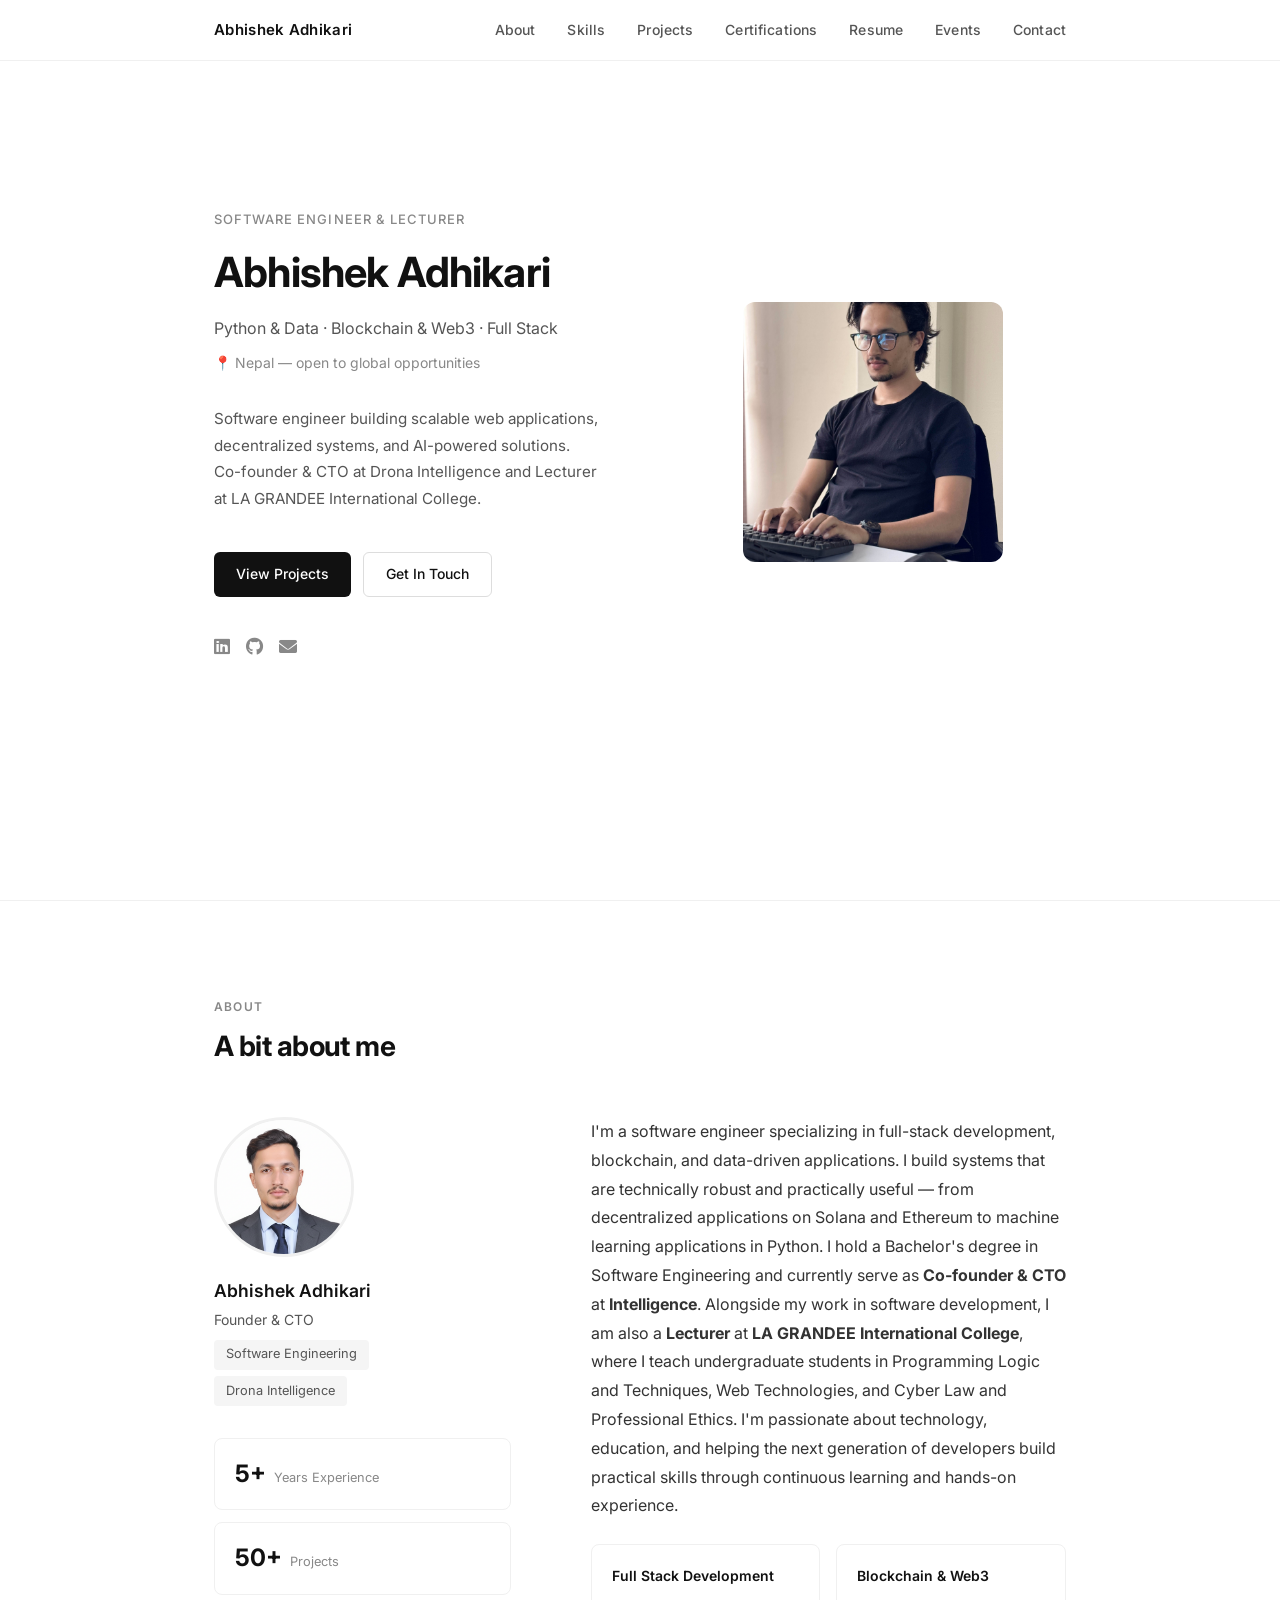
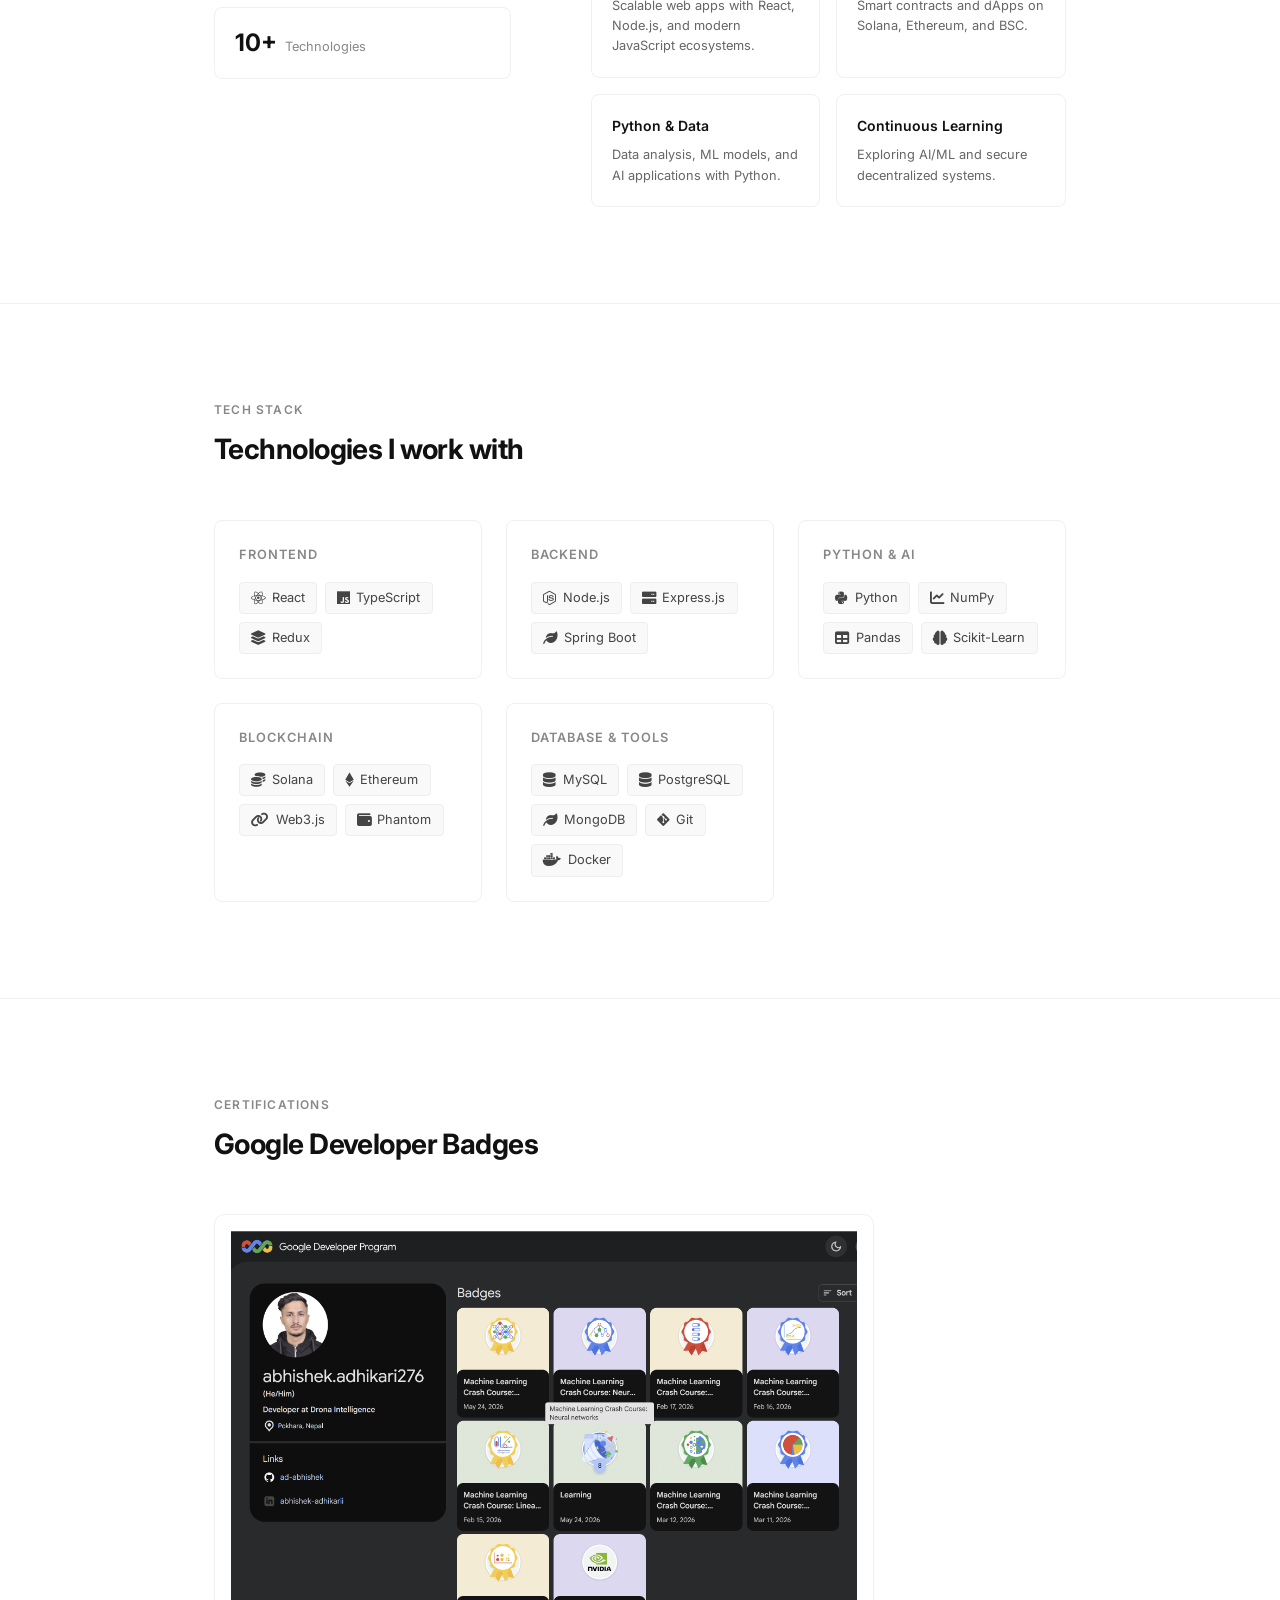
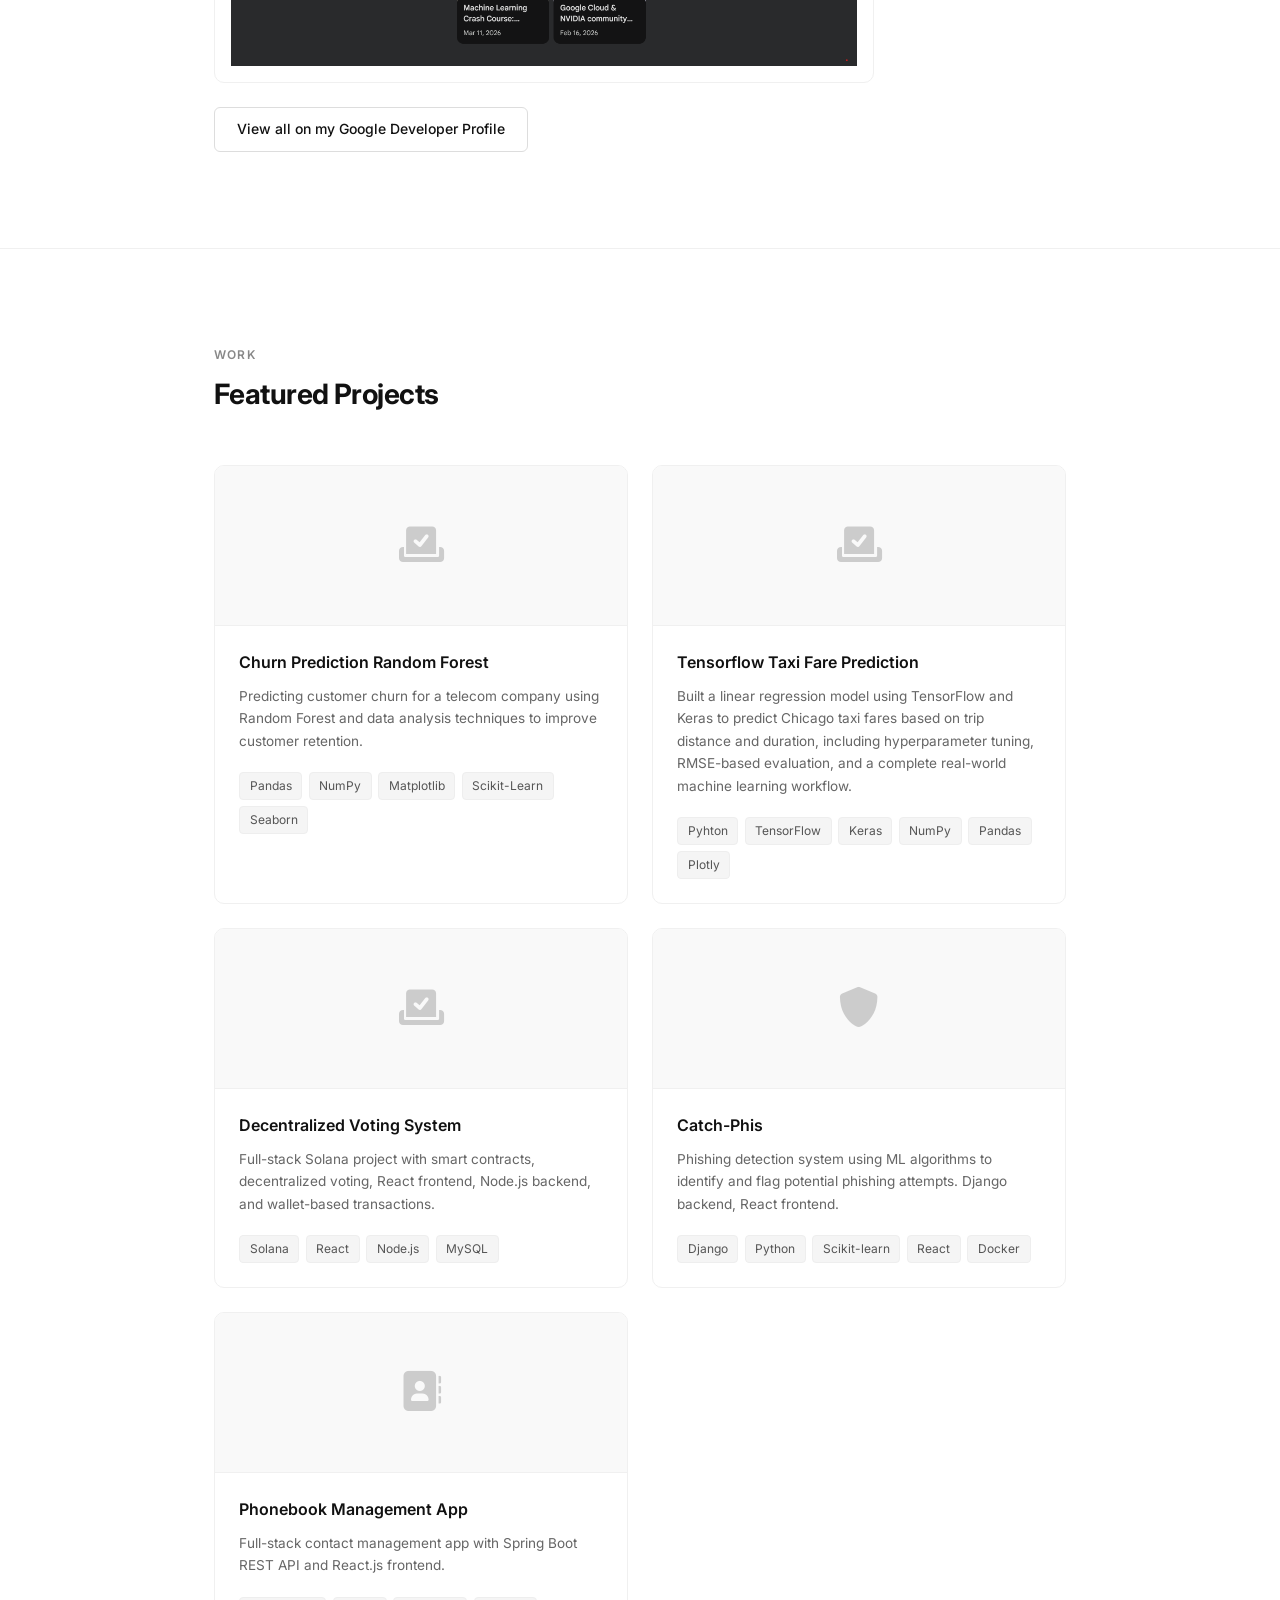
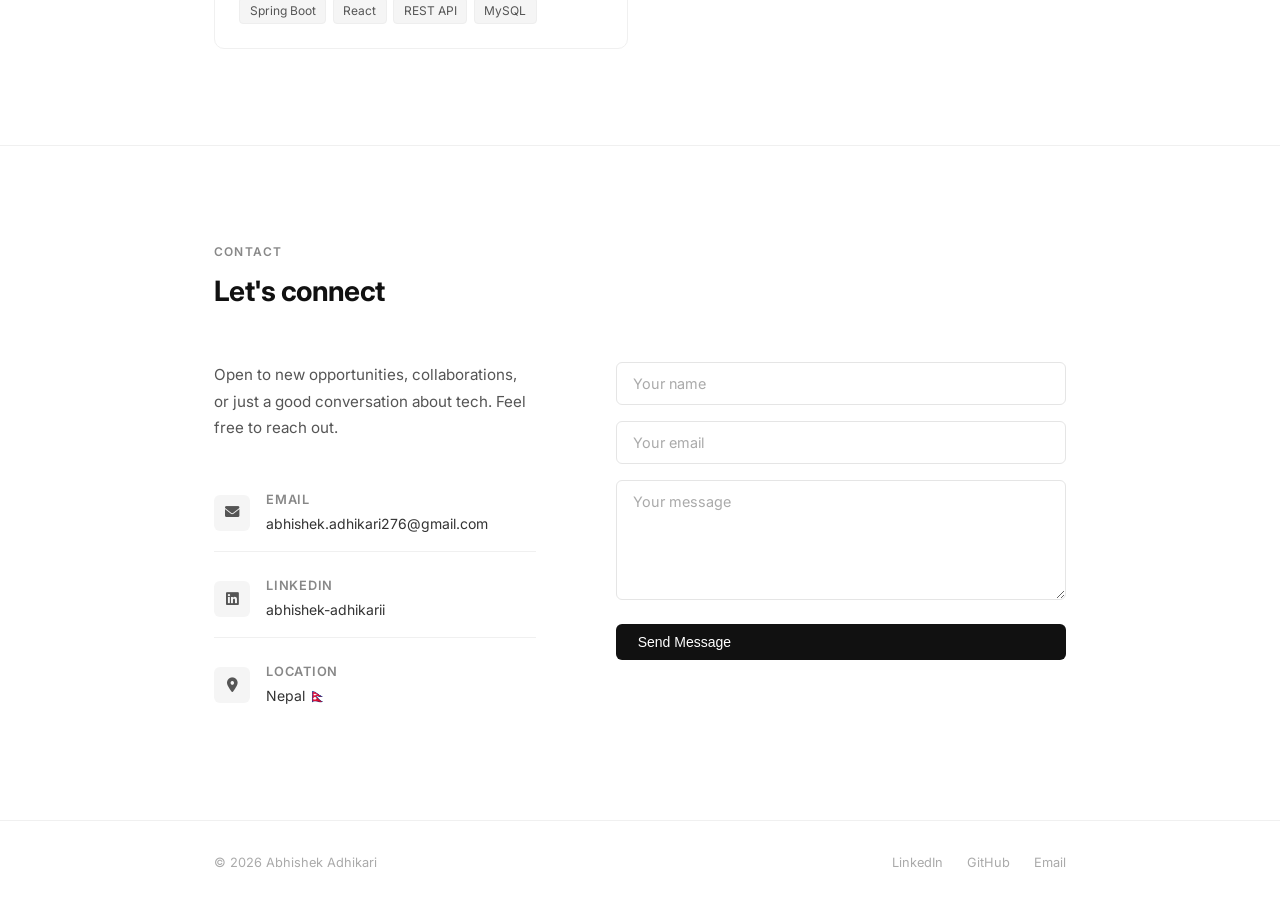
<file: index.html>
<!doctype html>
<html lang="en">
  <head>
    <meta charset="UTF-8" />
    <meta name="viewport" content="width=device-width, initial-scale=1.0" />
    <title>Abhishek Adhikari — Software Engineer</title>
    <link rel="stylesheet" href="styles.css" />
    <link rel="preconnect" href="https://fonts.googleapis.com" />
    <link rel="preconnect" href="https://fonts.gstatic.com" crossorigin />
    <link
      href="https://fonts.googleapis.com/css2?family=Inter:wght@300;400;500;600;700&display=swap"
      rel="stylesheet"
    />
    <link
      rel="stylesheet"
      href="https://cdnjs.cloudflare.com/ajax/libs/font-awesome/6.0.0/css/all.min.css"
    />
  </head>

  <body>
    <!-- Navigation -->
    <nav class="navbar">
      <div class="nav-container">
        <div class="nav-logo">
          <a href="index.html" class="logo-text">Abhishek Adhikari</a>
        </div>
        <ul class="nav-menu">
          <li><a href="#about" class="nav-link">About</a></li>
          <li><a href="#skills" class="nav-link">Skills</a></li>
          <li><a href="#projects" class="nav-link">Projects</a></li>
          <li><a href="#badges" class="nav-link">Certifications</a></li>
          <li><a href="resume.html" class="nav-link">Resume</a></li>
          <li><a href="events.html" class="nav-link">Events</a></li>
          <li><a href="#contact" class="nav-link">Contact</a></li>
        </ul>
        <div
          class="hamburger"
          aria-label="Toggle menu"
          role="button"
          tabindex="0"
        >
          <span class="bar"></span>
          <span class="bar"></span>
          <span class="bar"></span>
        </div>
      </div>
    </nav>

    <!-- Hero -->
    <section id="home" class="hero">
      <div class="hero-container">
        <div class="hero-content">
          <div class="hero-text">
            <p class="hero-label">Software Engineer & Lecturer</p>
            <h1 class="hero-title">Abhishek Adhikari</h1>
            <p class="hero-subtitle">
              Python &amp; Data · Blockchain &amp; Web3 · Full Stack
            </p>
            <p class="hero-location">📍 Nepal — open to global opportunities</p>
            <p class="hero-description">
              Software engineer building scalable web applications, decentralized systems, and AI-powered solutions. Co-founder & CTO at Drona Intelligence and Lecturer at LA GRANDEE International College.
            </p>
            <div class="hero-buttons">
              <a href="#projects" class="btn btn-primary">View Projects</a>
              <a href="#contact" class="btn btn-secondary">Get In Touch</a>
            </div>
            <div class="social-links">
              <a
                href="https://www.linkedin.com/in/abhishek-adhikarii/"
                target="_blank"
                rel="noopener"
                class="social-link"
                aria-label="LinkedIn"
              >
                <i class="fab fa-linkedin"></i>
              </a>
              <a
                href="https://github.com/ad-abhishek"
                target="_blank"
                rel="noopener"
                class="social-link"
                aria-label="GitHub"
              >
                <i class="fab fa-github"></i>
              </a>
              <a
                href="mailto:abhishek.adhikari276@gmail.com"
                class="social-link"
                aria-label="Email"
              >
                <i class="fas fa-envelope"></i>
              </a>
            </div>
          </div>
          <div class="hero-visual">
            <div class="profile-photo-wrap">
              <img src="profile.jpg" alt="Abhishek Adhikari" id="profileImg" />
            </div>
          </div>
        </div>
      </div>
    </section>

    <!-- About -->
    <section id="about" class="about">
      <div class="container">
        <div class="section-header">
          <p class="section-label">About</p>
          <h2 class="section-title">A bit about me</h2>
        </div>
        <div class="about-content">
          <div class="about-profile">
            <div class="profile-image-container">
              <div class="profile-image">
                <img
                  src="./assets/Abhishek_Adhikari.png"
                  alt="Abhishek Adhikari"
                  id="profileImgAbout"
                />
              </div>
              <div class="profile-info">
                <h3>Abhishek Adhikari</h3>
                <p>Founder &amp; CTO</p>
                <!-- <p class="location">Nepal 🇳🇵</p> -->
                <div class="profile-badges">
                  <span class="badge">Software Engineering</span>
                  <span class="badge">Drona Intelligence</span>
                </div>
              </div>
            </div>
            <div class="about-stats">
              <div class="stat-card">
                <span class="stat-number">5+</span>
                <span class="stat-label">Years Experience</span>
              </div>
              <div class="stat-card">
                <span class="stat-number">50+</span>
                <span class="stat-label">Projects</span>
              </div>
              <div class="stat-card">
                <span class="stat-number">10+</span>
                <span class="stat-label">Technologies</span>
              </div>
            </div>
          </div>
          <div class="about-text">
            <p class="about-intro">
              I'm a software engineer specializing in full-stack development, blockchain, and data-driven applications. I build systems that are technically robust and practically useful — from decentralized applications on Solana and Ethereum to machine learning applications in Python.

I hold a Bachelor's degree in Software Engineering and currently serve as <strong>Co-founder & CTO</strong> at <strong> Intelligence</strong>. Alongside my work in software development, I am also a <strong>Lecturer</strong> at <strong>LA GRANDEE International College</strong>, where I teach undergraduate students in Programming Logic and Techniques, Web Technologies, and Cyber Law and Professional Ethics.

I'm passionate about technology, education, and helping the next generation of developers build practical skills through continuous learning and hands-on experience.
            </p>
            <div class="about-cards">
              <div class="about-card fade-in">
                <h3>Full Stack Development</h3>
                <p>
                  Scalable web apps with React, Node.js, and modern JavaScript
                  ecosystems.
                </p>
              </div>
              <div class="about-card fade-in">
                <h3>Blockchain &amp; Web3</h3>
                <p>Smart contracts and dApps on Solana, Ethereum, and BSC.</p>
              </div>
              <div class="about-card fade-in">
                <h3>Python &amp; Data</h3>
                <p>
                  Data analysis, ML models, and AI applications with Python.
                </p>
              </div>
              <div class="about-card fade-in">
                <h3>Continuous Learning</h3>
                <p>Exploring AI/ML and secure decentralized systems.</p>
              </div>
            </div>
          </div>
        </div>
      </div>
    </section>

    <!-- Skills -->
    <section id="skills" class="skills">
      <div class="container">
        <div class="section-header">
          <p class="section-label">Tech Stack</p>
          <h2 class="section-title">Technologies I work with</h2>
        </div>
        <div class="skills-grid">
          <div class="skill-category fade-in">
            <h3 class="category-title">Frontend</h3>
            <div class="skill-items">
              <div class="skill-item">
                <i class="fab fa-react"></i><span>React</span>
              </div>
              <div class="skill-item">
                <i class="fab fa-js"></i><span>TypeScript</span>
              </div>
              <div class="skill-item">
                <i class="fas fa-layer-group"></i><span>Redux</span>
              </div>
            </div>
          </div>
          <div class="skill-category fade-in">
            <h3 class="category-title">Backend</h3>
            <div class="skill-items">
              <div class="skill-item">
                <i class="fab fa-node-js"></i><span>Node.js</span>
              </div>
              <div class="skill-item">
                <i class="fas fa-server"></i><span>Express.js</span>
              </div>
              <div class="skill-item">
                <i class="fas fa-leaf"></i><span>Spring Boot</span>
              </div>
            </div>
          </div>
          <div class="skill-category fade-in">
            <h3 class="category-title">Python &amp; AI</h3>
            <div class="skill-items">
              <div class="skill-item">
                <i class="fab fa-python"></i><span>Python</span>
              </div>
              <div class="skill-item">
                <i class="fas fa-chart-line"></i><span>NumPy</span>
              </div>
              <div class="skill-item">
                <i class="fas fa-table"></i><span>Pandas</span>
              </div>
              <div class="skill-item">
                <i class="fas fa-brain"></i><span>Scikit-Learn</span>
              </div>
            </div>
          </div>
          <div class="skill-category fade-in">
            <h3 class="category-title">Blockchain</h3>
            <div class="skill-items">
              <div class="skill-item">
                <i class="fas fa-coins"></i><span>Solana</span>
              </div>
              <div class="skill-item">
                <i class="fab fa-ethereum"></i><span>Ethereum</span>
              </div>
              <div class="skill-item">
                <i class="fas fa-link"></i><span>Web3.js</span>
              </div>
              <div class="skill-item">
                <i class="fas fa-wallet"></i><span>Phantom</span>
              </div>
            </div>
          </div>
          <div class="skill-category fade-in">
            <h3 class="category-title">Database &amp; Tools</h3>
            <div class="skill-items">
              <div class="skill-item">
                <i class="fas fa-database"></i><span>MySQL</span>
              </div>
              <div class="skill-item">
                <i class="fas fa-database"></i><span>PostgreSQL</span>
              </div>
              <div class="skill-item">
                <i class="fas fa-leaf"></i><span>MongoDB</span>
              </div>
              <div class="skill-item">
                <i class="fab fa-git-alt"></i><span>Git</span>
              </div>
              <div class="skill-item">
                <i class="fab fa-docker"></i><span>Docker</span>
              </div>
            </div>
          </div>
        </div>
      </div>
    </section>

    <!-- Certifications & Badges -->
    <section id="badges" class="badges">
      <div class="container">
        <div class="section-header">
          <p class="section-label">Certifications</p>
          <h2 class="section-title">Google Developer Badges</h2>
        </div>
        <div class="badges-grid">
          <!-- Paste each badge embed code here -->
          <!-- Example: -->
          <div class="badge-card">
            <img
              src="./assets/google-developers.png"
              alt="Google Developers Badges"
            />
            <!-- <p>Badge Name</p> -->
          </div>
        </div>
        <a
          href="https://me.developers.google.com/u/abhishek-adhikari"
          target="_blank"
          rel="noopener"
          class="btn btn-secondary"
          style="margin-top: 1.5rem; display: inline-flex"
        >
          View all on my Google Developer Profile
        </a>
      </div>
    </section>

    <!-- Projects -->
    <section id="projects" class="projects">
      <div class="container">
        <div class="section-header">
          <p class="section-label">Work</p>
          <h2 class="section-title">Featured Projects</h2>
        </div>
        <div class="projects-grid">
          <div class="project-card fade-in">
            <div class="project-image">
              <div class="project-overlay">
                <div class="project-links">
                  <a href="#" class="project-link" aria-label="Live demo"
                    ><i class="fas fa-external-link-alt"></i
                  ></a>
                  <a
                    href="https://github.com/Ad-Abhishek/churn-prediction-random-forest"
                    class="project-link"
                    aria-label="GitHub"
                    ><i class="fab fa-github"></i
                  ></a>
                </div>
              </div>
              <div class="project-placeholder">
                <i class="fas fa-vote-yea"></i>
              </div>
            </div>
            <div class="project-content">
              <h3 class="project-title">Churn Prediction Random Forest</h3>
              <p class="project-description">
                Predicting customer churn for a telecom company using Random
                Forest and data analysis techniques to improve customer
                retention.
              </p>
              <div class="project-tech">
                <span class="tech-tag">Pandas</span>
                <span class="tech-tag">NumPy</span>
                <span class="tech-tag">Matplotlib</span>
                <span class="tech-tag">Scikit-Learn</span>
                <span class="tech-tag">Seaborn</span>
              </div>
            </div>
          </div>
          <div class="project-card fade-in">
            <div class="project-image">
              <div class="project-overlay">
                <div class="project-links">
                  <a href="#" class="project-link" aria-label="Live demo"
                    ><i class="fas fa-external-link-alt"></i
                  ></a>
                  <a
                    href="https://github.com/Ad-Abhishek/tensorflow-taxi-fare-prediction"
                    class="project-link"
                    aria-label="GitHub"
                    ><i class="fab fa-github"></i
                  ></a>
                </div>
              </div>
              <div class="project-placeholder">
                <i class="fas fa-vote-yea"></i>
              </div>
            </div>
            <div class="project-content">
              <h3 class="project-title">Tensorflow Taxi Fare Prediction</h3>
              <p class="project-description">
                Built a linear regression model using TensorFlow and Keras to
                predict Chicago taxi fares based on trip distance and duration,
                including hyperparameter tuning, RMSE-based evaluation, and a
                complete real-world machine learning workflow.
              </p>
              <div class="project-tech">
                <span class="tech-tag">Pyhton</span>
                <span class="tech-tag">TensorFlow</span>
                <span class="tech-tag">Keras</span>
                <span class="tech-tag">NumPy</span>
                <span class="tech-tag">Pandas</span>
                <span class="tech-tag">Plotly</span>
              </div>
            </div>
          </div>

          <div class="project-card fade-in">
            <div class="project-image">
              <div class="project-overlay">
                <div class="project-links">
                  <a href="#" class="project-link" aria-label="Live demo"
                    ><i class="fas fa-external-link-alt"></i
                  ></a>
                  <a
                    href="https://github.com/Ad-Abhishek/decentralized-voting-system-solana"
                    class="project-link"
                    aria-label="GitHub"
                    ><i class="fab fa-github"></i
                  ></a>
                </div>
              </div>
              <div class="project-placeholder">
                <i class="fas fa-vote-yea"></i>
              </div>
            </div>
            <div class="project-content">
              <h3 class="project-title">Decentralized Voting System</h3>
              <p class="project-description">
                Full-stack Solana project with smart contracts, decentralized
                voting, React frontend, Node.js backend, and wallet-based
                transactions.
              </p>
              <div class="project-tech">
                <span class="tech-tag">Solana</span>
                <span class="tech-tag">React</span>
                <span class="tech-tag">Node.js</span>
                <span class="tech-tag">MySQL</span>
              </div>
            </div>
          </div>

          <div class="project-card fade-in">
            <div class="project-image">
              <div class="project-overlay">
                <div class="project-links">
                  <a href="#" class="project-link" aria-label="Live demo"
                    ><i class="fas fa-external-link-alt"></i
                  ></a>
                  <a href="#" class="project-link" aria-label="GitHub"
                    ><i class="fab fa-github"></i
                  ></a>
                </div>
              </div>
              <div class="project-placeholder">
                <i class="fas fa-shield-alt"></i>
              </div>
            </div>
            <div class="project-content">
              <h3 class="project-title">Catch-Phis</h3>
              <p class="project-description">
                Phishing detection system using ML algorithms to identify and
                flag potential phishing attempts. Django backend, React
                frontend.
              </p>
              <div class="project-tech">
                <span class="tech-tag">Django</span>
                <span class="tech-tag">Python</span>
                <span class="tech-tag">Scikit-learn</span>
                <span class="tech-tag">React</span>
                <span class="tech-tag">Docker</span>
              </div>
            </div>
          </div>

          <div class="project-card fade-in">
            <div class="project-image">
              <div class="project-overlay">
                <div class="project-links">
                  <a href="#" class="project-link" aria-label="Live demo"
                    ><i class="fas fa-external-link-alt"></i
                  ></a>
                  <a
                    href="https://github.com/Ad-Abhishek/phonebook-management-fullstack-app"
                    class="project-link"
                    aria-label="GitHub"
                    ><i class="fab fa-github"></i
                  ></a>
                </div>
              </div>
              <div class="project-placeholder">
                <i class="fas fa-address-book"></i>
              </div>
            </div>
            <div class="project-content">
              <h3 class="project-title">Phonebook Management App</h3>
              <p class="project-description">
                Full-stack contact management app with Spring Boot REST API and
                React.js frontend.
              </p>
              <div class="project-tech">
                <span class="tech-tag">Spring Boot</span>
                <span class="tech-tag">React</span>
                <span class="tech-tag">REST API</span>
                <span class="tech-tag">MySQL</span>
              </div>
            </div>
          </div>
        </div>
      </div>
    </section>

    <!-- Contact -->
    <section id="contact" class="contact">
      <div class="container">
        <div class="section-header">
          <p class="section-label">Contact</p>
          <h2 class="section-title">Let's connect</h2>
        </div>
        <div class="contact-content">
          <div class="contact-info">
            <p class="contact-intro">
              Open to new opportunities, collaborations, or just a good
              conversation about tech. Feel free to reach out.
            </p>
            <div class="contact-card">
              <div class="contact-icon"><i class="fas fa-envelope"></i></div>
              <div class="contact-details">
                <h3>Email</h3>
                <p>abhishek.adhikari276@gmail.com</p>
              </div>
            </div>
            <div class="contact-card">
              <div class="contact-icon"><i class="fab fa-linkedin"></i></div>
              <div class="contact-details">
                <h3>LinkedIn</h3>
                <p>abhishek-adhikarii</p>
              </div>
            </div>
            <div class="contact-card">
              <div class="contact-icon">
                <i class="fas fa-map-marker-alt"></i>
              </div>
              <div class="contact-details">
                <h3>Location</h3>
                <p>Nepal 🇳🇵</p>
              </div>
            </div>
          </div>
          <div class="contact-form">
            <form
              class="form"
              action="https://formspree.io/f/mqarjyaq"
              method="POST"
            >
              <div class="form-group">
                <input
                  type="text"
                  name="name"
                  placeholder="Your name"
                  required
                />
              </div>
              <div class="form-group">
                <input
                  type="email"
                  name="email"
                  placeholder="Your email"
                  required
                />
              </div>
              <div class="form-group">
                <textarea
                  name="message"
                  placeholder="Your message"
                  rows="5"
                  required
                ></textarea>
              </div>
              <button type="submit" class="btn btn-primary">
                Send Message
              </button>
            </form>
          </div>
        </div>
      </div>
    </section>

    <!-- Footer -->
    <footer class="footer">
      <div class="container">
        <div class="footer-content">
          <div class="footer-text">
            <p>&copy; 2026 Abhishek Adhikari</p>
          </div>
          <div class="footer-links">
            <a
              href="https://www.linkedin.com/in/abhishek-adhikarii/"
              target="_blank"
              rel="noopener"
              >LinkedIn</a
            >
            <a
              href="https://github.com/ad-abhishek"
              target="_blank"
              rel="noopener"
              >GitHub</a
            >
            <a href="mailto:abhishek.adhikari276@gmail.com">Email</a>
          </div>
        </div>
      </div>
    </footer>

    <script src="script.js"></script>
  </body>
</html>
</file>
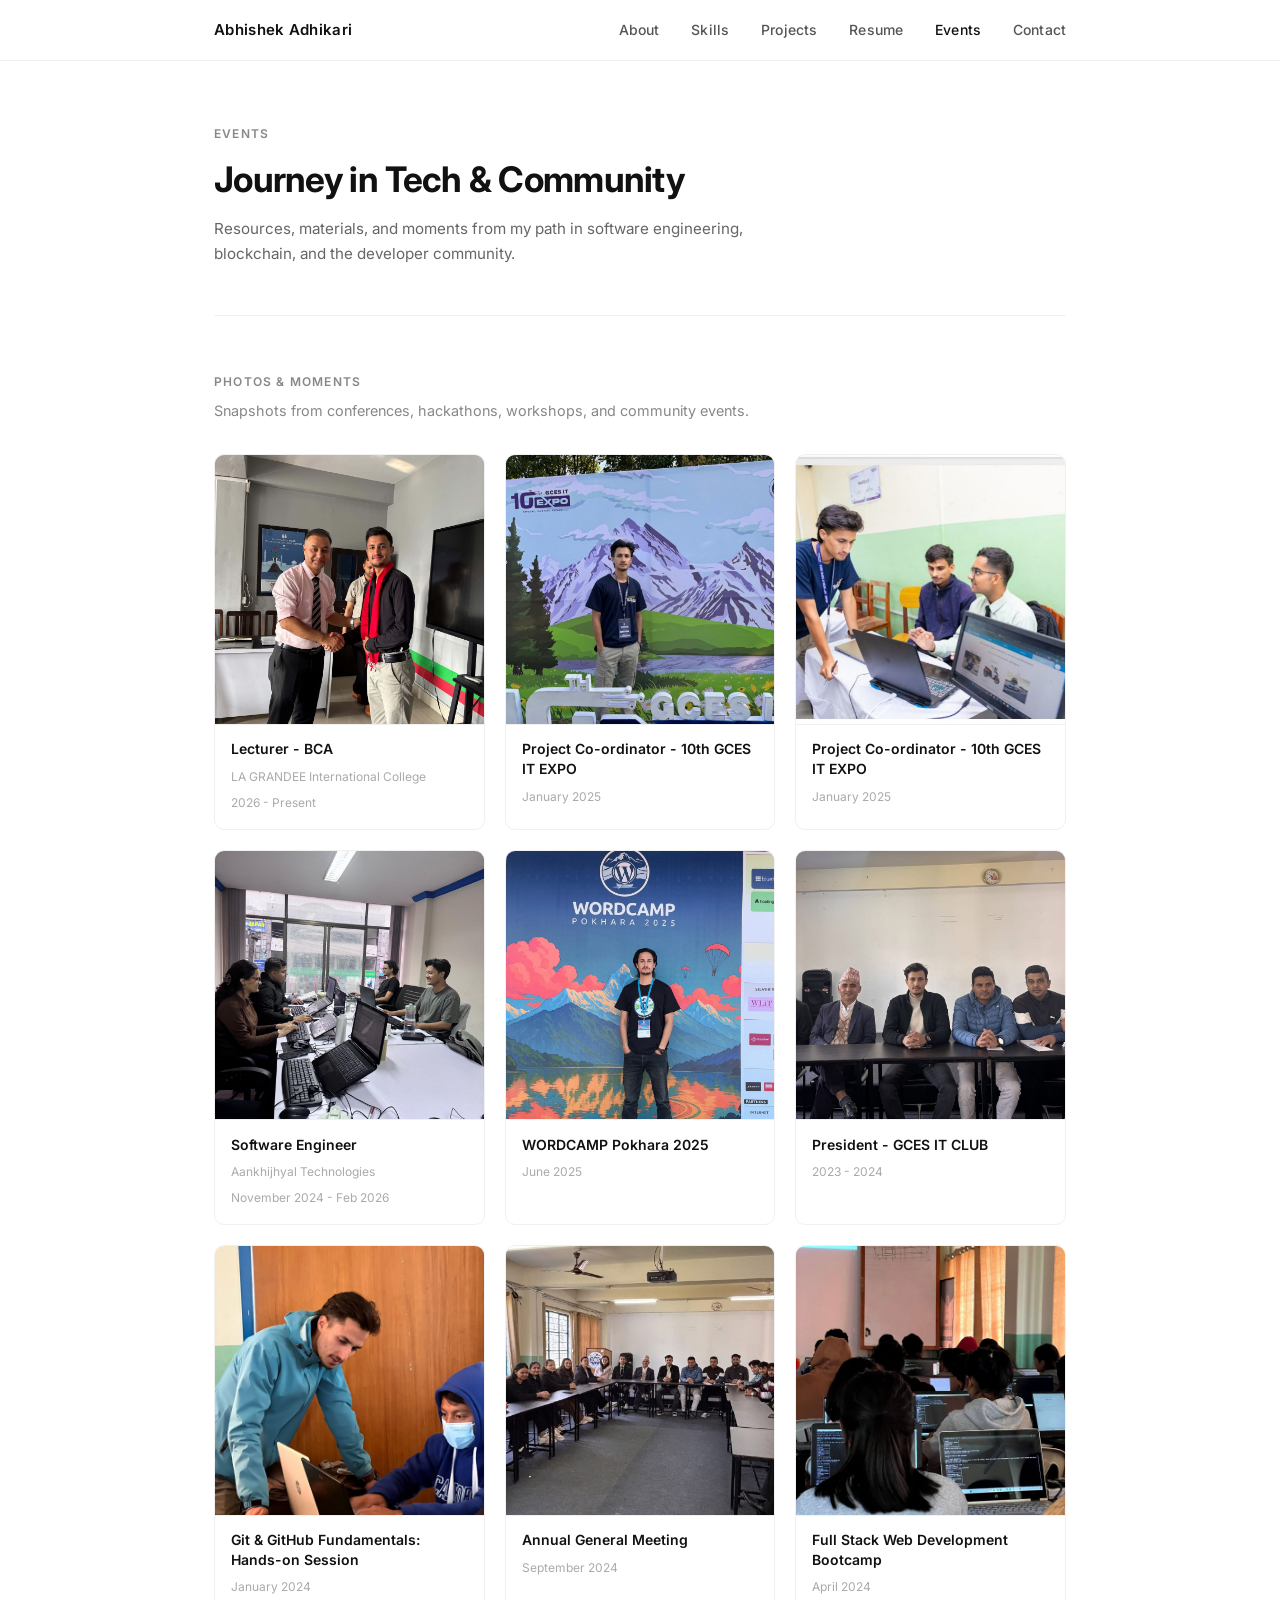
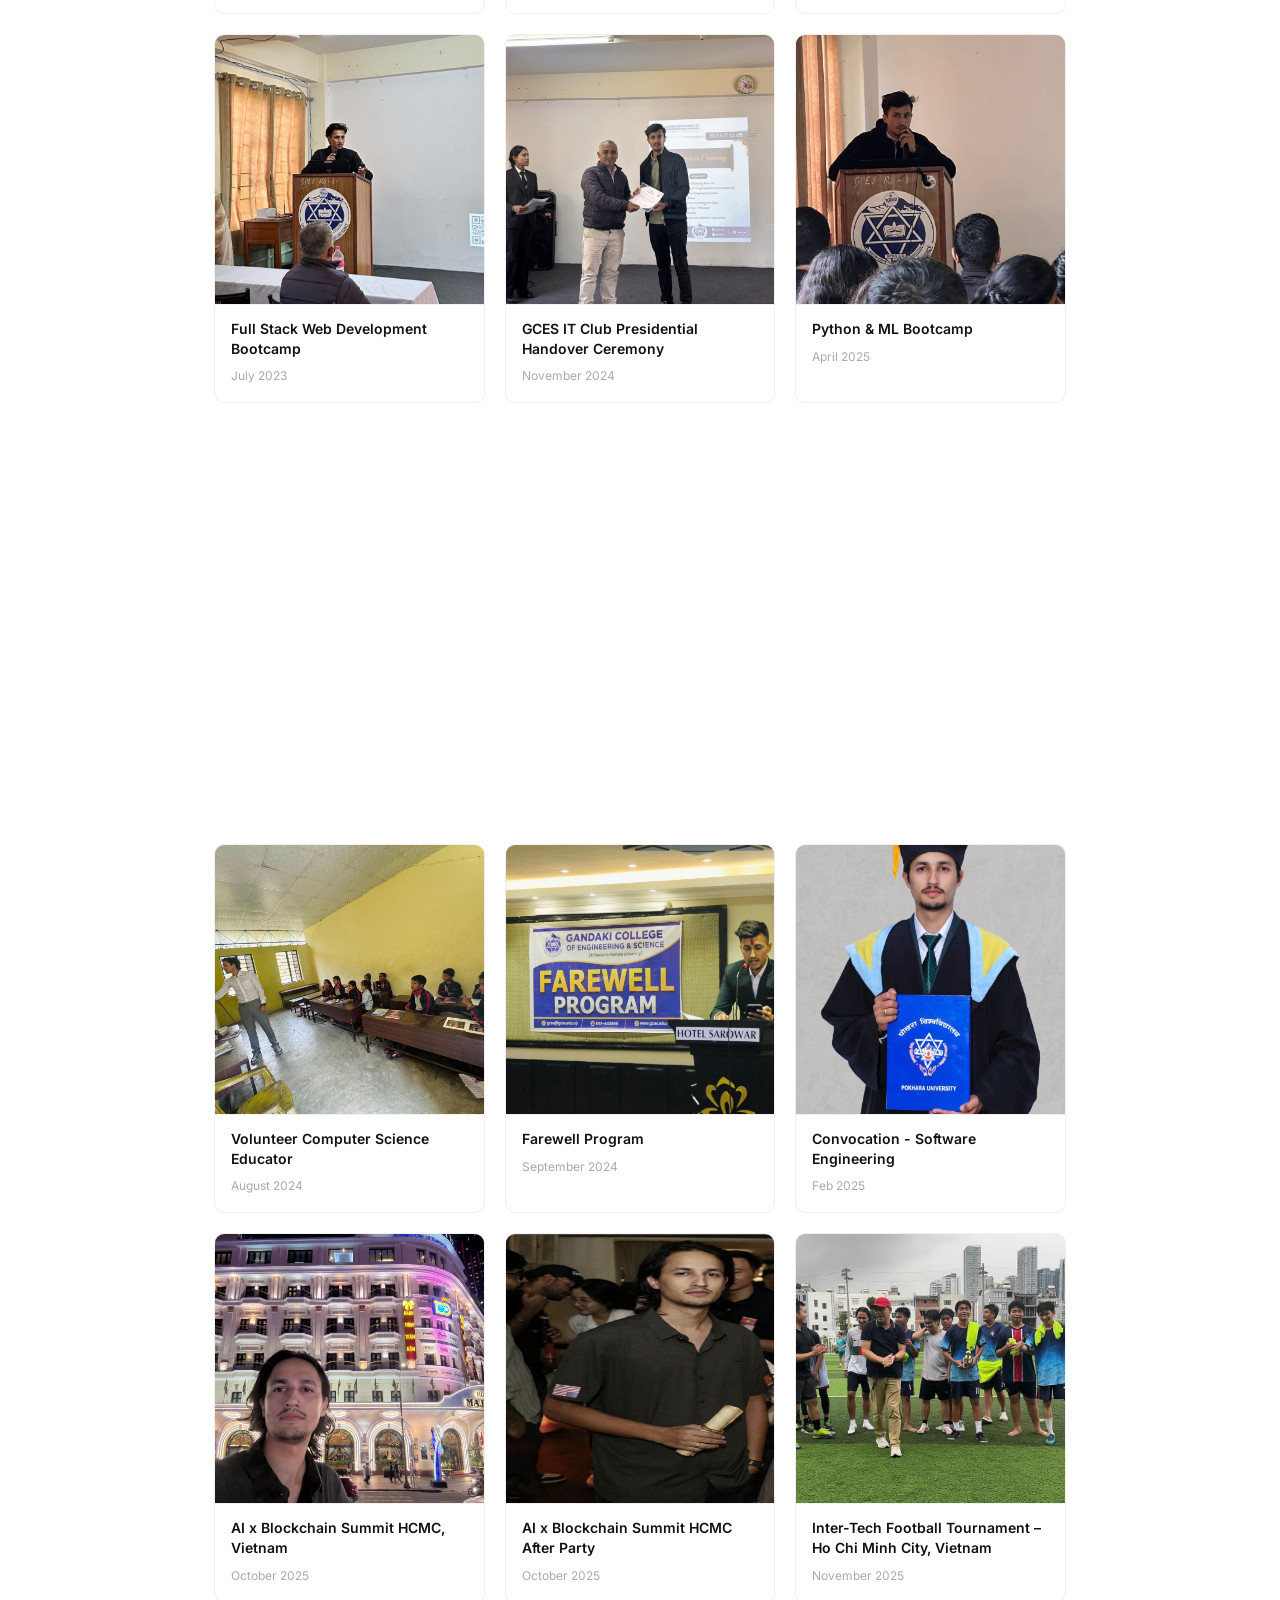
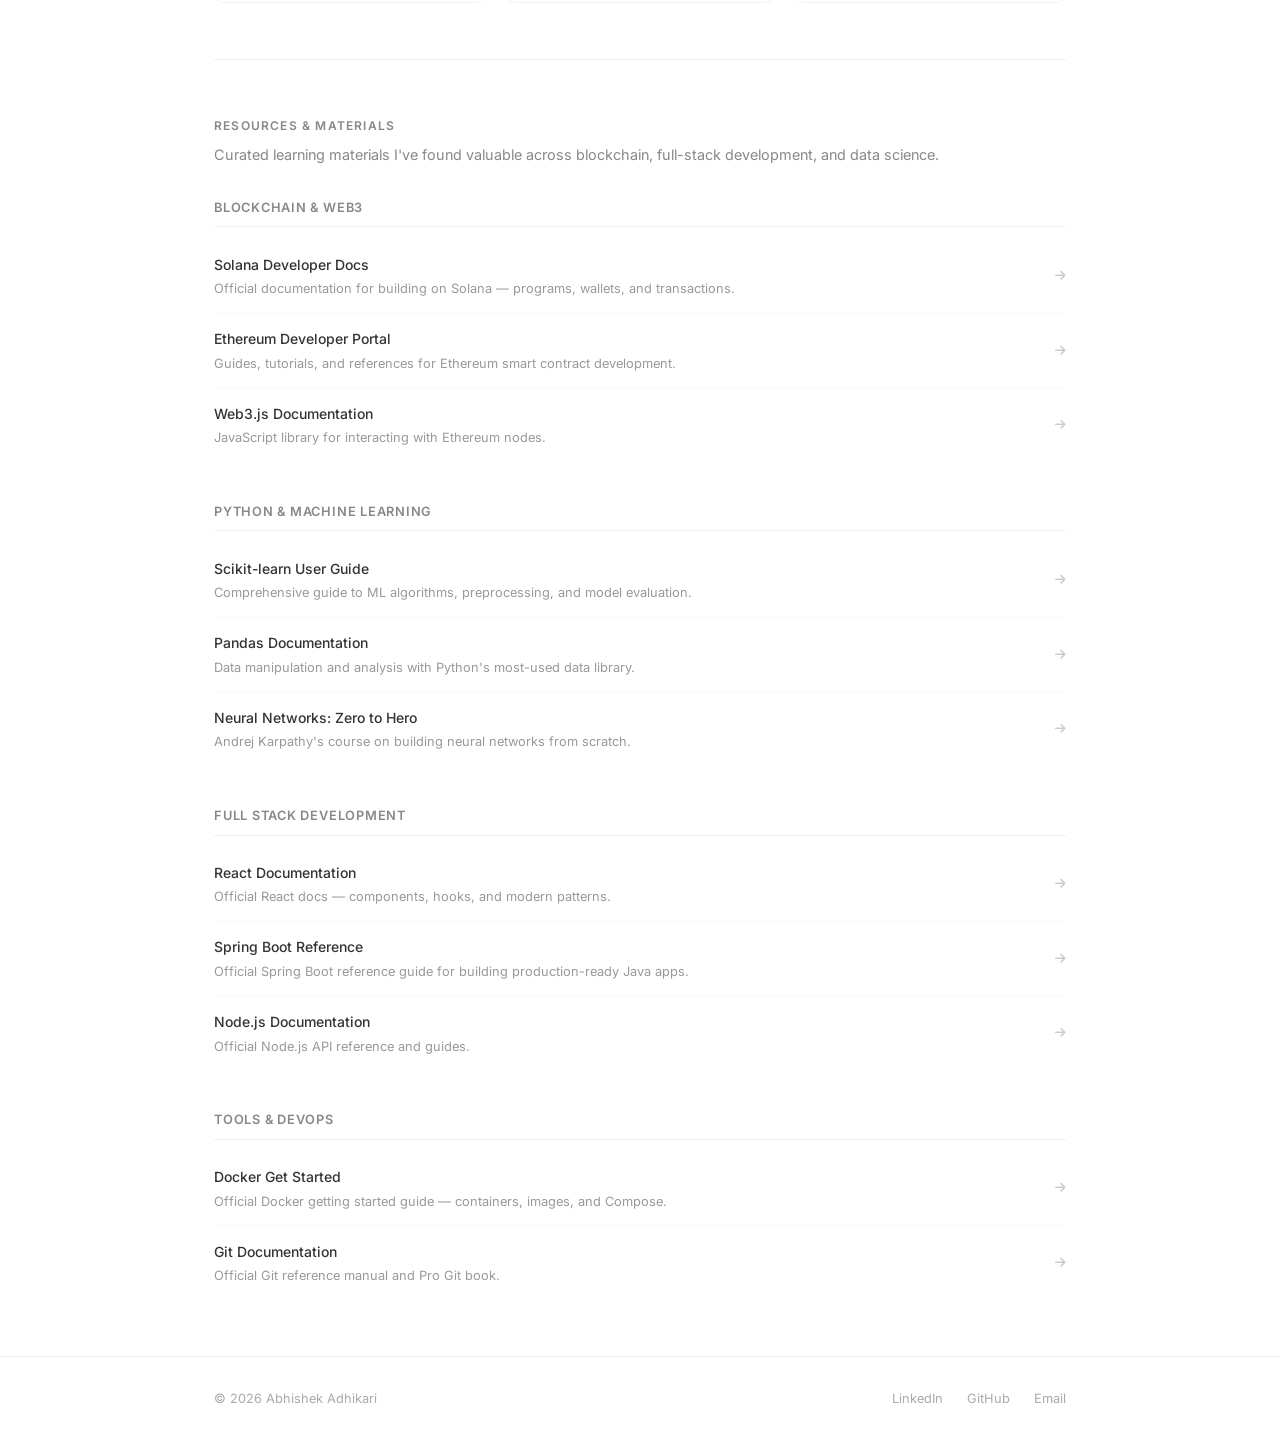
<file: events.html>
<!doctype html>
<html lang="en">
  <head>
    <meta charset="UTF-8" />
    <meta name="viewport" content="width=device-width, initial-scale=1.0" />
    <title>Events — Abhishek Adhikari</title>
    <link rel="stylesheet" href="styles.css" />
    <link rel="stylesheet" href="events.css" />
    <link rel="preconnect" href="https://fonts.googleapis.com" />
    <link rel="preconnect" href="https://fonts.gstatic.com" crossorigin />
    <link
      href="https://fonts.googleapis.com/css2?family=Inter:wght@300;400;500;600;700&display=swap"
      rel="stylesheet"
    />
    <link
      rel="stylesheet"
      href="https://cdnjs.cloudflare.com/ajax/libs/font-awesome/6.0.0/css/all.min.css"
    />
  </head>

  <body>
    <!-- Navigation -->
    <nav class="navbar">
      <div class="nav-container">
        <div class="nav-logo">
          <a href="index.html" class="logo-text">Abhishek Adhikari</a>
        </div>
        <ul class="nav-menu">
          <li><a href="index.html#about" class="nav-link">About</a></li>
          <li><a href="index.html#skills" class="nav-link">Skills</a></li>
          <li><a href="index.html#projects" class="nav-link">Projects</a></li>
          <li><a href="resume.html" class="nav-link">Resume</a></li>
          <li><a href="events.html" class="nav-link active">Events</a></li>
          <li><a href="index.html#contact" class="nav-link">Contact</a></li>
        </ul>
        <div
          class="hamburger"
          aria-label="Toggle menu"
          role="button"
          tabindex="0"
        >
          <span class="bar"></span>
          <span class="bar"></span>
          <span class="bar"></span>
        </div>
      </div>
    </nav>

    <main class="events-main">
      <div class="container">
        <!-- Page header -->
        <div class="page-header">
          <p class="section-label">Events</p>
          <h1 class="page-title">Journey in Tech &amp; Community</h1>
          <p class="page-subtitle">
            Resources, materials, and moments from my path in software
            engineering, blockchain, and the developer community.
          </p>
        </div>

        <!-- Photos & Moments -->
        <section class="events-section">
          <h2 class="events-section-title">Photos &amp; Moments</h2>
          <p class="events-section-desc">
            Snapshots from conferences, hackathons, workshops, and community
            events.
          </p>
          <div class="moments-grid">
            <div class="moment-card fade-in">
              <div class="moment-photo moment-photo--placeholder">
                <!-- <i class="fas fa-laptop-code"></i> -->
                <img src="./assets/la-grandee.jpeg" />
              </div>
              <div class="moment-info">
                <h3 class="moment-title">
                  Lecturer - BCA
                </h3>
                <span class="moment-date">LA GRANDEE International College</span>  <br />
                <span class="moment-date">2026 - Present</span>
              </div>
            </div>
            <div class="moment-card fade-in">
              <div class="moment-photo moment-photo--placeholder">
                <!-- <i class="fas fa-laptop-code"></i> -->
                <img src="./assets/expo.png" />
              </div>
              <div class="moment-info">
                <h3 class="moment-title">
                  Project Co-ordinator - 10th GCES IT EXPO
                </h3>
                <span class="moment-date">January 2025</span>
              </div>
            </div>
            <div class="moment-card fade-in">
              <div class="moment-photo moment-photo--placeholder">
                <!-- <i class="fas fa-code"></i> -->
                <img src="./assets/co-ordinator.jpeg" />
              </div>
              <div class="moment-info">
                <h3 class="moment-title">
                  Project Co-ordinator - 10th GCES IT EXPO
                </h3>
                <span class="moment-date">January 2025</span>
              </div>
            </div>
            <div class="moment-card fade-in">
              <div class="moment-photo moment-photo--placeholder">
                <!-- <i class="fas fa-code"></i> -->
                <img src="./assets/workshop4.jpeg" />
              </div>
              <div class="moment-info">
                <h3 class="moment-title">Software Engineer</h3>
                <span class="moment-date">Aankhijhyal Technologies</span> <br />
                <span class="moment-date">November 2024 - Feb 2026</span>
              </div>
            </div>

            <div class="moment-card fade-in">
              <div class="moment-photo moment-photo--placeholder">
                <!-- <i class="fas fa-chalkboard-teacher"></i> -->
                <img src="./assets/wordcamp1.jpeg" />
              </div>
              <div class="moment-info">
                <h3 class="moment-title">WORDCAMP Pokhara 2025</h3>
                <span class="moment-date">June 2025</span>
              </div>
            </div>
            <div class="moment-card fade-in">
              <div class="moment-photo moment-photo--placeholder">
                <!-- <i class="fas fa-code"></i> -->
                <img src="./assets/it3.jpeg" />
              </div>
              <div class="moment-info">
                <h3 class="moment-title">President - GCES IT CLUB</h3>
                <span class="moment-date">2023 - 2024</span>
              </div>
            </div>
            <div class="moment-card fade-in">
              <div class="moment-photo moment-photo--placeholder">
                <!-- <i class="fas fa-code"></i> -->
                <img src="./assets/workshop2.jpeg" />
              </div>
              <div class="moment-info">
                <h3 class="moment-title">
                  Git & GitHub Fundamentals: Hands-on Session
                </h3>
                <span class="moment-date">January 2024</span>
              </div>
            </div>
            <div class="moment-card fade-in">
              <div class="moment-photo moment-photo--placeholder">
                <!-- <i class="fas fa-code"></i> -->
                <img src="./assets/it2.jpeg" />
              </div>
              <div class="moment-info">
                <h3 class="moment-title">Annual General Meeting</h3>
                <span class="moment-date">September 2024</span>
              </div>
            </div>

            <div class="moment-card fade-in">
              <div class="moment-photo moment-photo--placeholder">
                <!-- <i class="fas fa-code"></i> -->
                <img src="./assets/workshop3.jpeg" />
              </div>
              <div class="moment-info">
                <h3 class="moment-title">
                  Full Stack Web Development Bootcamp
                </h3>
                <span class="moment-date">April 2024</span>
              </div>
            </div>

            <div class="moment-card fade-in">
              <div class="moment-photo moment-photo--placeholder">
                <!-- <i class="fas fa-code"></i> -->
                <img src="./assets/session1.jpeg" />
              </div>
              <div class="moment-info">
                <h3 class="moment-title">
                  Full Stack Web Development Bootcamp
                </h3>
                <span class="moment-date">July 2023</span>
              </div>
            </div>
            <div class="moment-card fade-in">
              <div class="moment-photo moment-photo--placeholder">
                <!-- <i class="fas fa-code"></i> -->
                <img src="./assets/it4.jpeg" />
              </div>
              <div class="moment-info">
                <h3 class="moment-title">
                  GCES IT Club Presidential Handover Ceremony
                </h3>
                <span class="moment-date">November 2024</span>
              </div>
            </div>

            <div class="moment-card fade-in">
              <div class="moment-photo moment-photo--placeholder">
                <!-- <i class="fas fa-code"></i> -->
                <img src="./assets/session2.jpeg" />
              </div>
              <div class="moment-info">
                <h3 class="moment-title">Python &amp; ML Bootcamp</h3>
                <span class="moment-date">April 2025</span>
              </div>
            </div>
            <div class="moment-card fade-in">
              <div class="moment-photo moment-photo--placeholder">
                <!-- <i class="fas fa-code"></i> -->
                <img src="./assets/balodaya.jpeg" />
              </div>
              <div class="moment-info">
                <h3 class="moment-title">Computer Science Educator</h3>
                <span class="moment-date">Balodaya Secondary School</span>
                <br />
                <span class="moment-date">Grade 10 / 11 / 12</span>
                <br />
                <span class="moment-date">2026 - Present</span>
              </div>
            </div>
            <div class="moment-card fade-in">
              <div class="moment-photo moment-photo--placeholder">
                <!-- <i class="fas fa-code"></i> -->
                <img src="./assets/teaching1.jpeg" />
              </div>
              <div class="moment-info">
                <h3 class="moment-title">
                  Volunteer Computer Science Educator
                </h3>
                <span class="moment-date">Himalaya Basic School</span> <br />
                <span class="moment-date">2024-2025</span>
              </div>
            </div>
            <div class="moment-card fade-in">
              <div class="moment-photo moment-photo--placeholder">
                <!-- <i class="fas fa-code"></i> -->
                <img src="./assets/teaching2.jpeg" />
              </div>
              <div class="moment-info">
                <h3 class="moment-title">
                  Volunteer Computer Science Educator
                </h3>
                <span class="moment-date">August 2024</span>
              </div>
            </div>
            <div class="moment-card fade-in">
              <div class="moment-photo moment-photo--placeholder">
                <!-- <i class="fas fa-code"></i> -->
                <img src="./assets/teaching3.jpeg" />
              </div>
              <div class="moment-info">
                <h3 class="moment-title">
                  Volunteer Computer Science Educator
                </h3>
                <span class="moment-date">August 2024</span>
              </div>
            </div>
            <div class="moment-card fade-in">
              <div class="moment-photo moment-photo--placeholder">
                <!-- <i class="fas fa-code"></i> -->
                <img src="./assets/farewell.jpeg" />
              </div>
              <div class="moment-info">
                <h3 class="moment-title">Farewell Program</h3>
                <span class="moment-date">September 2024</span>
              </div>
            </div>
            <div class="moment-card fade-in">
              <div class="moment-photo moment-photo--placeholder">
                <!-- <i class="fas fa-code"></i> -->
                <img src="./assets/convocation2.jpeg" />
              </div>
              <div class="moment-info">
                <h3 class="moment-title">Convocation - Software Engineering</h3>
                <span class="moment-date">Feb 2025</span>
              </div>
            </div>
            <div class="moment-card fade-in">
              <div class="moment-photo moment-photo--placeholder">
                <!-- <i class="fas fa-users"></i> -->
                <img src="./assets/hochiminh2.jpeg" />
              </div>
              <div class="moment-info">
                <h3 class="moment-title">
                  AI x Blockchain Summit HCMC, Vietnam
                </h3>
                <span class="moment-date">October 2025</span>
              </div>
            </div>
            <div class="moment-card fade-in">
              <!-- <div class="moment-photo moment-photo--placeholder"> -->
              <div class="moment-photos moment-photos--placeholder">
                <!-- <i class="fas fa-users"></i> -->
                <img src="./assets/hochiminh.png" />
              </div>
              <div class="moment-info">
                <h3 class="moment-title">
                  AI x Blockchain Summit HCMC After Party
                </h3>
                <span class="moment-date">October 2025</span>
              </div>
            </div>
            <div class="moment-card fade-in">
              <div class="moment-photo moment-photo--placeholder">
                <!-- <i class="fas fa-code"></i> -->
                <img src="./assets/football.jpeg" />
              </div>
              <div class="moment-info">
                <h3 class="moment-title">
                  Inter-Tech Football Tournament – Ho Chi Minh City, Vietnam
                </h3>
                <span class="moment-date">November 2025</span>
              </div>
            </div>
          </div>
        </section>

        <!-- Resources -->
        <section class="events-section">
          <h2 class="events-section-title">Resources &amp; Materials</h2>
          <p class="events-section-desc">
            Curated learning materials I've found valuable across blockchain,
            full-stack development, and data science.
          </p>

          <div class="resource-group fade-in">
            <h3 class="resource-group-title">Blockchain &amp; Web3</h3>
            <div class="resource-list">
              <a
                href="https://solana.com/developers"
                target="_blank"
                rel="noopener"
                class="resource-item"
              >
                <div class="resource-info">
                  <span class="resource-name">Solana Developer Docs</span>
                  <span class="resource-desc"
                    >Official documentation for building on Solana — programs,
                    wallets, and transactions.</span
                  >
                </div>
                <i class="fas fa-arrow-right resource-arrow"></i>
              </a>
              <a
                href="https://ethereum.org/en/developers/"
                target="_blank"
                rel="noopener"
                class="resource-item"
              >
                <div class="resource-info">
                  <span class="resource-name">Ethereum Developer Portal</span>
                  <span class="resource-desc"
                    >Guides, tutorials, and references for Ethereum smart
                    contract development.</span
                  >
                </div>
                <i class="fas fa-arrow-right resource-arrow"></i>
              </a>
              <a
                href="https://docs.web3js.org/"
                target="_blank"
                rel="noopener"
                class="resource-item"
              >
                <div class="resource-info">
                  <span class="resource-name">Web3.js Documentation</span>
                  <span class="resource-desc"
                    >JavaScript library for interacting with Ethereum
                    nodes.</span
                  >
                </div>
                <i class="fas fa-arrow-right resource-arrow"></i>
              </a>
            </div>
          </div>

          <div class="resource-group fade-in">
            <h3 class="resource-group-title">Python &amp; Machine Learning</h3>
            <div class="resource-list">
              <a
                href="https://scikit-learn.org/stable/user_guide.html"
                target="_blank"
                rel="noopener"
                class="resource-item"
              >
                <div class="resource-info">
                  <span class="resource-name">Scikit-learn User Guide</span>
                  <span class="resource-desc"
                    >Comprehensive guide to ML algorithms, preprocessing, and
                    model evaluation.</span
                  >
                </div>
                <i class="fas fa-arrow-right resource-arrow"></i>
              </a>
              <a
                href="https://pandas.pydata.org/docs/"
                target="_blank"
                rel="noopener"
                class="resource-item"
              >
                <div class="resource-info">
                  <span class="resource-name">Pandas Documentation</span>
                  <span class="resource-desc"
                    >Data manipulation and analysis with Python's most-used data
                    library.</span
                  >
                </div>
                <i class="fas fa-arrow-right resource-arrow"></i>
              </a>
              <a
                href="https://karpathy.ai/zero-to-hero.html"
                target="_blank"
                rel="noopener"
                class="resource-item"
              >
                <div class="resource-info">
                  <span class="resource-name"
                    >Neural Networks: Zero to Hero</span
                  >
                  <span class="resource-desc"
                    >Andrej Karpathy's course on building neural networks from
                    scratch.</span
                  >
                </div>
                <i class="fas fa-arrow-right resource-arrow"></i>
              </a>
            </div>
          </div>

          <div class="resource-group fade-in">
            <h3 class="resource-group-title">Full Stack Development</h3>
            <div class="resource-list">
              <a
                href="https://react.dev"
                target="_blank"
                rel="noopener"
                class="resource-item"
              >
                <div class="resource-info">
                  <span class="resource-name">React Documentation</span>
                  <span class="resource-desc"
                    >Official React docs — components, hooks, and modern
                    patterns.</span
                  >
                </div>
                <i class="fas fa-arrow-right resource-arrow"></i>
              </a>
              <a
                href="https://docs.spring.io/spring-boot/docs/current/reference/html/"
                target="_blank"
                rel="noopener"
                class="resource-item"
              >
                <div class="resource-info">
                  <span class="resource-name">Spring Boot Reference</span>
                  <span class="resource-desc"
                    >Official Spring Boot reference guide for building
                    production-ready Java apps.</span
                  >
                </div>
                <i class="fas fa-arrow-right resource-arrow"></i>
              </a>
              <a
                href="https://nodejs.org/en/docs"
                target="_blank"
                rel="noopener"
                class="resource-item"
              >
                <div class="resource-info">
                  <span class="resource-name">Node.js Documentation</span>
                  <span class="resource-desc"
                    >Official Node.js API reference and guides.</span
                  >
                </div>
                <i class="fas fa-arrow-right resource-arrow"></i>
              </a>
            </div>
          </div>

          <div class="resource-group fade-in">
            <h3 class="resource-group-title">Tools &amp; DevOps</h3>
            <div class="resource-list">
              <a
                href="https://docs.docker.com/get-started/"
                target="_blank"
                rel="noopener"
                class="resource-item"
              >
                <div class="resource-info">
                  <span class="resource-name">Docker Get Started</span>
                  <span class="resource-desc"
                    >Official Docker getting started guide — containers, images,
                    and Compose.</span
                  >
                </div>
                <i class="fas fa-arrow-right resource-arrow"></i>
              </a>
              <a
                href="https://git-scm.com/doc"
                target="_blank"
                rel="noopener"
                class="resource-item"
              >
                <div class="resource-info">
                  <span class="resource-name">Git Documentation</span>
                  <span class="resource-desc"
                    >Official Git reference manual and Pro Git book.</span
                  >
                </div>
                <i class="fas fa-arrow-right resource-arrow"></i>
              </a>
            </div>
          </div>
        </section>
      </div>
    </main>

    <!-- Footer -->
    <footer class="footer">
      <div class="container">
        <div class="footer-content">
          <div class="footer-text">
            <p>&copy; 2026 Abhishek Adhikari</p>
          </div>
          <div class="footer-links">
            <a
              href="https://www.linkedin.com/in/abhishek-adhikarii/"
              target="_blank"
              rel="noopener"
              >LinkedIn</a
            >
            <a
              href="https://github.com/ad-abhishek"
              target="_blank"
              rel="noopener"
              >GitHub</a
            >
            <a href="mailto:abhishek.adhikari276@gmail.com">Email</a>
          </div>
        </div>
      </div>
    </footer>

    <script src="script.js"></script>
  </body>
</html>
</file>
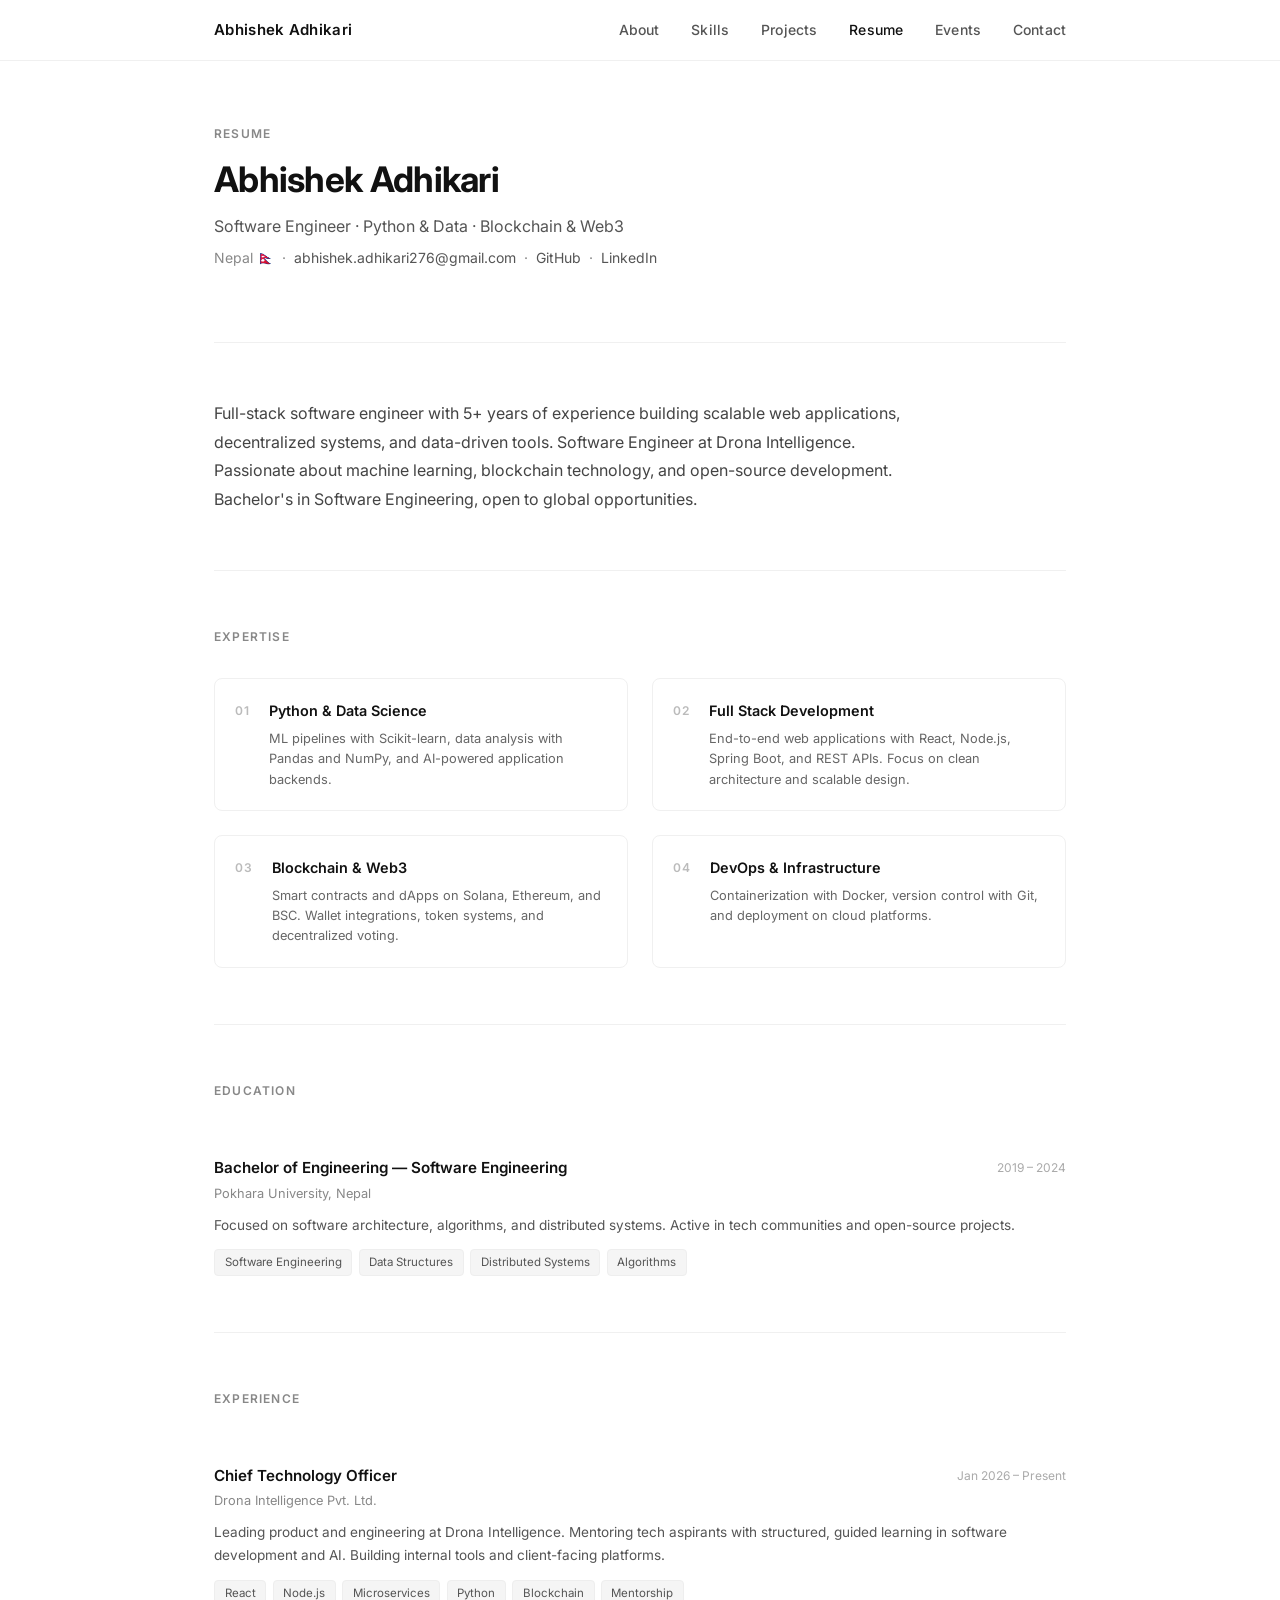
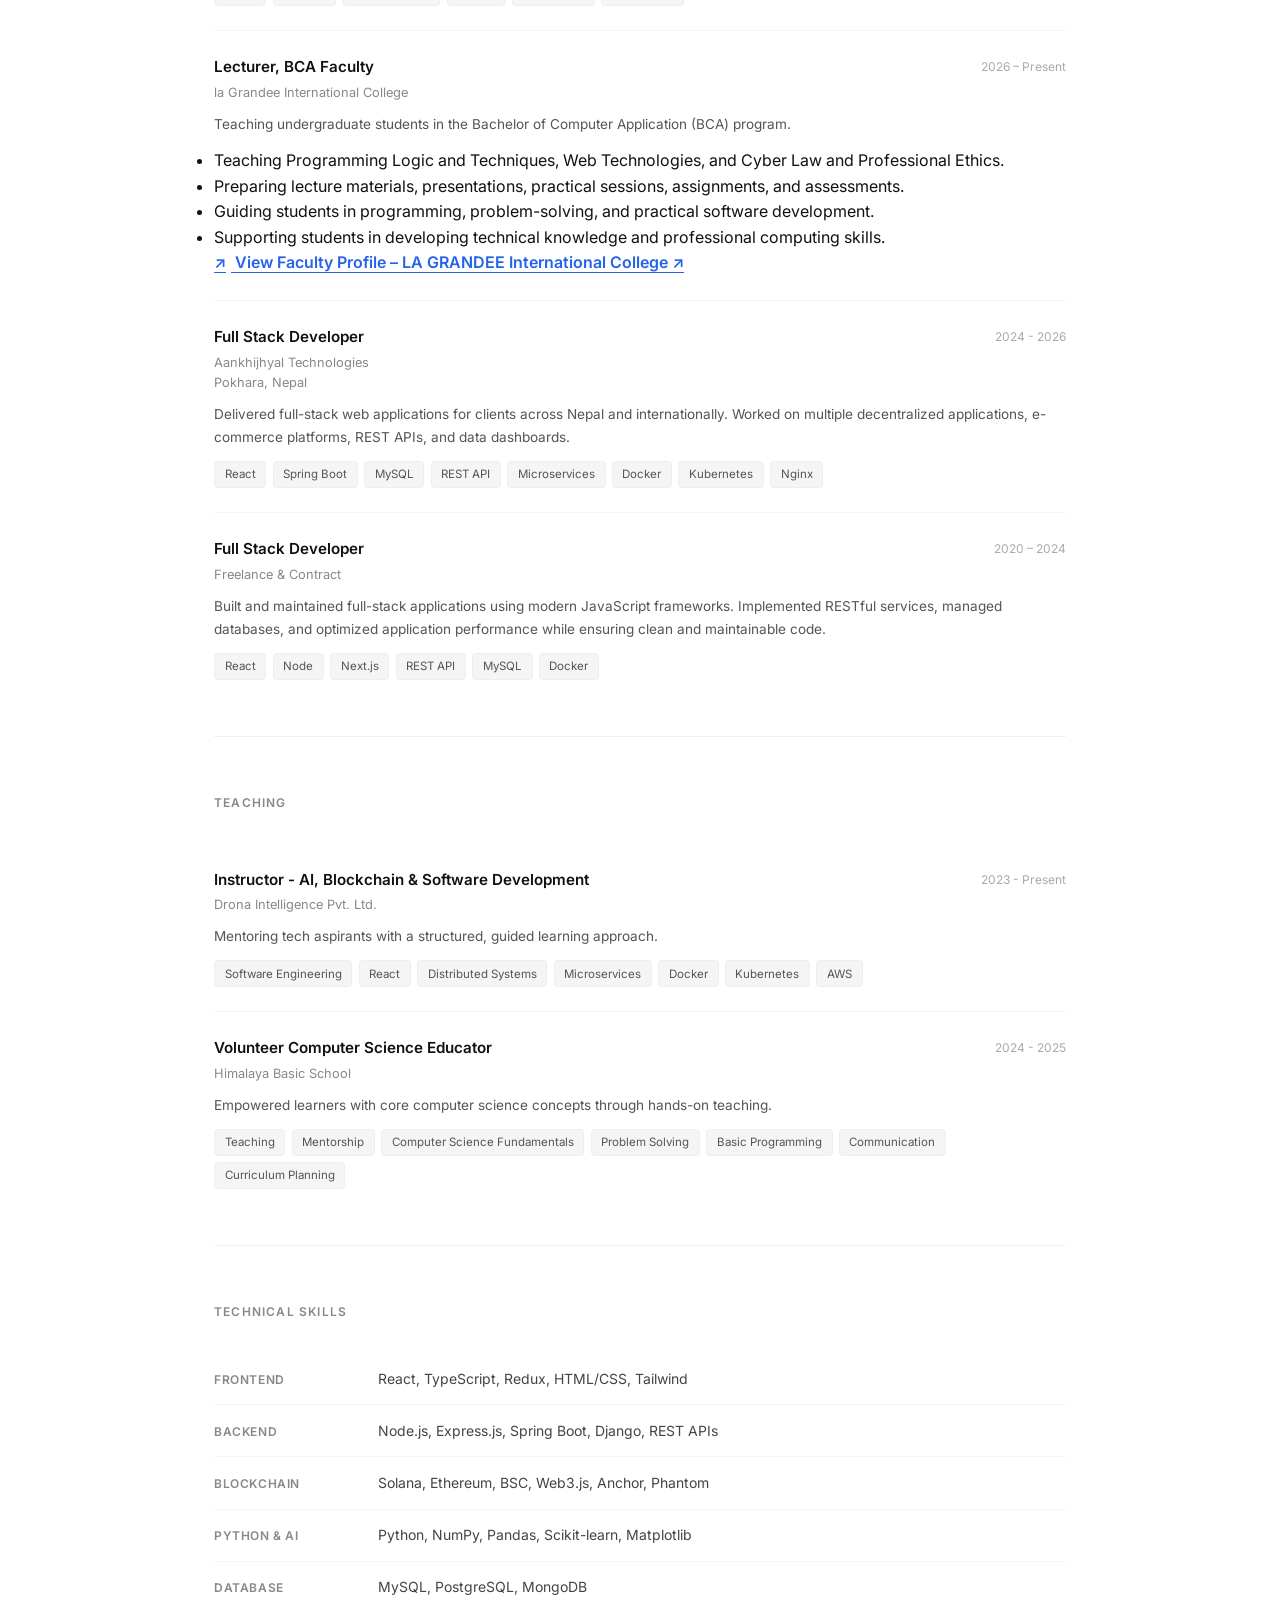
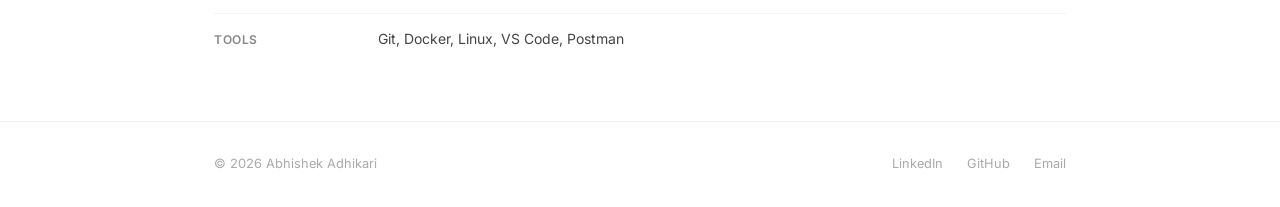
<file: resume.html>
<!DOCTYPE html>
<html lang="en">

<head>
    <meta charset="UTF-8">
    <meta name="viewport" content="width=device-width, initial-scale=1.0">
    <title>Resume — Abhishek Adhikari</title>
    <link rel="stylesheet" href="styles.css">
    <link rel="stylesheet" href="resume.css">
    <link rel="preconnect" href="https://fonts.googleapis.com">
    <link rel="preconnect" href="https://fonts.gstatic.com" crossorigin>
    <link href="https://fonts.googleapis.com/css2?family=Inter:wght@300;400;500;600;700&display=swap" rel="stylesheet">
    <link rel="stylesheet" href="https://cdnjs.cloudflare.com/ajax/libs/font-awesome/6.0.0/css/all.min.css">
</head>

<body>

    <!-- Navigation -->
    <nav class="navbar">
        <div class="nav-container">
            <div class="nav-logo">
                <a href="index.html" class="logo-text">Abhishek Adhikari</a>
            </div>
            <ul class="nav-menu">
                <li><a href="index.html#about" class="nav-link">About</a></li>
                <li><a href="index.html#skills" class="nav-link">Skills</a></li>
                <li><a href="index.html#projects" class="nav-link">Projects</a></li>
                <li><a href="resume.html" class="nav-link active">Resume</a></li>
                <li><a href="events.html" class="nav-link">Events</a></li>
                <li><a href="index.html#contact" class="nav-link">Contact</a></li>
            </ul>
            <div class="hamburger" aria-label="Toggle menu" role="button" tabindex="0">
                <span class="bar"></span>
                <span class="bar"></span>
                <span class="bar"></span>
            </div>
        </div>
    </nav>

    <main class="resume-main">
        <div class="container">

            <!-- Page header -->
            <div class="page-header">
                <p class="section-label">Resume</p>
                <h1 class="page-title">Abhishek Adhikari</h1>
                <p class="page-subtitle">Software Engineer · Python &amp; Data · Blockchain &amp; Web3 </p>
                <p class="page-meta">Nepal 🇳🇵 &nbsp;·&nbsp; <a
                        href="mailto:abhishek.adhikari276@gmail.com">abhishek.adhikari276@gmail.com</a> &nbsp;·&nbsp; <a
                        href="https://github.com/ad-abhishek" target="_blank" rel="noopener">GitHub</a> &nbsp;·&nbsp; <a
                        href="https://www.linkedin.com/in/abhishek-adhikarii/" target="_blank"
                        rel="noopener">LinkedIn</a></p>
                <!-- <a href="#" class="btn btn-secondary resume-download" aria-label="Download PDF resume">
                    <i class="fas fa-download"></i> Download PDF
                </a> -->
            </div>

            <!-- Summary -->
            <section class="resume-section">
                <p class="resume-summary">
                    Full-stack software engineer with 5+ years of experience building scalable web applications,
                    decentralized systems, and data-driven tools. Software Engineer at Drona Intelligence.
                    Passionate about machine learning, blockchain technology, and open-source development.
                    Bachelor's in Software Engineering, open to global opportunities.
                </p>
            </section>

            <!-- Expertise -->
            <section class="resume-section">
                <h2 class="resume-section-title">Expertise</h2>
                <div class="expertise-grid">
                    <div class="expertise-item fade-in">
                        <span class="expertise-num">01</span>
                        <div>
                            <h3>Python &amp; Data Science</h3>
                            <p>ML pipelines with Scikit-learn, data analysis with Pandas and NumPy, and AI-powered
                                application backends.</p>
                        </div>
                    </div>
                    <div class="expertise-item fade-in">
                        <span class="expertise-num">02</span>
                        <div>
                            <h3>Full Stack Development</h3>
                            <p>End-to-end web applications with React, Node.js, Spring Boot, and REST APIs. Focus on
                                clean architecture and scalable design.</p>
                        </div>
                    </div>
                    <div class="expertise-item fade-in">
                        <span class="expertise-num">03</span>
                        <div>
                            <h3>Blockchain &amp; Web3</h3>
                            <p>Smart contracts and dApps on Solana, Ethereum, and BSC. Wallet integrations, token
                                systems, and decentralized voting.</p>
                        </div>
                    </div>

                    <div class="expertise-item fade-in">
                        <span class="expertise-num">04</span>
                        <div>
                            <h3>DevOps &amp; Infrastructure</h3>
                            <p>Containerization with Docker, version control with Git, and deployment on cloud
                                platforms.</p>
                        </div>
                    </div>
                </div>
            </section>

            <!-- Education -->
            <section class="resume-section">
                <h2 class="resume-section-title">Education</h2>
                <div class="timeline">
                    <div class="timeline-item fade-in">
                        <div class="timeline-header">
                            <div>
                                <h3 class="timeline-title">Bachelor of Engineering — Software Engineering</h3>
                                <p class="timeline-org">Pokhara University, Nepal</p>
                            </div>
                            <span class="timeline-date">2019 – 2024</span>
                        </div>
                        <p class="timeline-desc">Focused on software architecture, algorithms, and distributed systems.
                            Active in tech communities and open-source projects.</p>
                        <div class="tag-list">
                            <span class="tag">Software Engineering</span>
                            <span class="tag">Data Structures</span>
                            <span class="tag">Distributed Systems</span>
                            <span class="tag">Algorithms</span>
                        </div>
                    </div>
                </div>
            </section>

            <!-- Experience -->
            <section class="resume-section">
                <h2 class="resume-section-title">Experience</h2>
                <div class="timeline">
                    <div class="timeline-item fade-in">
                        <div class="timeline-header">
                            <div>
                                <h3 class="timeline-title">Chief Technology Officer</h3>
                                <p class="timeline-org">Drona Intelligence Pvt. Ltd.</p>
                            </div>
                            <span class="timeline-date">Jan 2026 – Present</span>
                        </div>
                        <p class="timeline-desc">Leading product and engineering at Drona Intelligence. Mentoring tech
                            aspirants with structured, guided learning in software development and AI. Building internal
                            tools and client-facing platforms.</p>
                        <div class="tag-list">
                            <span class="tag">React</span>
                            <span class="tag">Node.js</span>
                            <span class="tag">Microservices</span>
                            <span class="tag">Python</span>
                            <span class="tag">Blockchain</span>
                            <span class="tag">Mentorship</span>
                        </div>
                    </div>
                    <div class="timeline-item fade-in">
                        <div class="timeline-header">
                            <div>
                                <h3 class="timeline-title">Lecturer, BCA Faculty</h3>
                                <p class="timeline-org">la Grandee International College</p>
                            </div>
                            <span class="timeline-date">2026 – Present</span>
                        </div>
                        <p class="timeline-desc">Teaching undergraduate students in the Bachelor of Computer Application (BCA) program.
                            <ul>
                                <li>Teaching Programming Logic and Techniques, Web Technologies, and Cyber Law and Professional Ethics.
</li>
<li>Preparing lecture materials, presentations, practical sessions, assignments, and assessments.</li>
<li>Guiding students in programming, problem-solving, and practical software development.</li>
<li>Supporting students in developing technical knowledge and professional computing skills.</li>
                            </ul>

</p>
<a
  href="https://lagrandee.edu.np/our-team"
  target="_blank"
  rel="noopener noreferrer"
  style="color: #2563eb; font-weight: 600; text-decoration: underline; text-underline-offset: 4px;"
>
<span style="margin-right: 5px;">↗</span>
  View Faculty Profile – LA GRANDEE International College ↗
</a>                    </div>
                    <div class="timeline-item fade-in">
                        <div class="timeline-header">
                            <div>
                                <h3 class="timeline-title">Full Stack Developer</h3>
                                <p class="timeline-org">Aankhijhyal Technologies</p>
                                <p class="timeline-org">Pokhara, Nepal</p>
                            </div>
                            <span class="timeline-date">2024 - 2026</span>
                        </div>
                        <p class="timeline-desc">Delivered full-stack web applications for clients across Nepal and
                            internationally. Worked on multiple decentralized applications, e-commerce platforms, REST
                            APIs, and data dashboards.</p>
                        <div class="tag-list">
                            <span class="tag">React</span>
                            <span class="tag">Spring Boot</span>
                            <span class="tag">MySQL</span>
                            <span class="tag">REST API</span>
                            <span class="tag">Microservices</span>
                            <span class="tag">Docker</span>
                            <span class="tag">Kubernetes</span>
                            <span class="tag">Nginx</span>
                        </div>
                    </div>
                    <div class="timeline-item fade-in">
                        <div class="timeline-header">
                            <div>
                                <h3 class="timeline-title">Full Stack Developer</h3>
                                <p class="timeline-org">Freelance &amp; Contract</p>
                            </div>
                            <span class="timeline-date">2020 – 2024</span>
                        </div>
                        <p class="timeline-desc">Built and maintained full-stack applications using modern JavaScript
                            frameworks. Implemented RESTful services, managed
                            databases, and optimized application performance while ensuring clean and maintainable code.
                        </p>
                        <div class="tag-list">
                            <span class="tag">React</span>
                            <span class="tag">Node</span>
                            <span class="tag">Next.js</span>
                            <span class="tag">REST API</span>
                            <span class="tag">MySQL</span>
                            <span class="tag">Docker</span>
                        </div>
                    </div>
                </div>
            </section>

            <!-- Teaching -->
            <section class="resume-section">
                <h2 class="resume-section-title">Teaching</h2>
                <div class="timeline">
                    <div class="timeline-item fade-in">
                        <div class="timeline-header">
                            <div>
                                <h3 class="timeline-title">Instructor - AI, Blockchain & Software Development</h3>
                                <p class="timeline-org">Drona Intelligence Pvt. Ltd.</p>
                            </div>
                            <span class="timeline-date">2023 - Present</span>
                        </div>
                        <p class="timeline-desc">Mentoring tech aspirants with a structured, guided learning approach.
                        </p>
                        <div class="tag-list">
                            <span class="tag">Software Engineering</span>
                            <span class="tag">React</span>
                            <span class="tag">Distributed Systems</span>
                            <span class="tag">Microservices</span>
                            <span class="tag">Docker</span>
                            <span class="tag">Kubernetes</span>
                            <span class="tag">AWS</span>
                        </div>
                    </div>

                    <div class="timeline-item fade-in">
                        <div class="timeline-header">
                            <div>
                                <h3 class="timeline-title">Volunteer Computer Science Educator</h3>
                                <p class="timeline-org">Himalaya Basic School</p>
                            </div>
                            <span class="timeline-date">2024 - 2025</span>
                        </div>
                        <p class="timeline-desc">Empowered learners with core computer science concepts through hands-on
                            teaching.
                        </p>
                        <div class="tag-list">
                            <span class="tag">Teaching</span>
                            <span class="tag">Mentorship</span>
                            <span class="tag">Computer Science Fundamentals</span>
                            <span class="tag">Problem Solving</span>
                            <span class="tag">Basic Programming</span>
                            <span class="tag">Communication</span>
                            <span class="tag">Curriculum Planning</span>
                        </div>
                    </div>
                </div>
            </section>

            <!-- Skills -->
            <section class="resume-section">
                <h2 class="resume-section-title">Technical Skills</h2>
                <div class="skills-table">
                    <div class="skills-row fade-in">
                        <span class="skills-category">Frontend</span>
                        <span class="skills-list">React, TypeScript, Redux, HTML/CSS, Tailwind</span>
                    </div>
                    <div class="skills-row fade-in">
                        <span class="skills-category">Backend</span>
                        <span class="skills-list">Node.js, Express.js, Spring Boot, Django, REST APIs</span>
                    </div>
                    <div class="skills-row fade-in">
                        <span class="skills-category">Blockchain</span>
                        <span class="skills-list">Solana, Ethereum, BSC, Web3.js, Anchor, Phantom</span>
                    </div>
                    <div class="skills-row fade-in">
                        <span class="skills-category">Python &amp; AI</span>
                        <span class="skills-list">Python, NumPy, Pandas, Scikit-learn, Matplotlib</span>
                    </div>
                    <div class="skills-row fade-in">
                        <span class="skills-category">Database</span>
                        <span class="skills-list">MySQL, PostgreSQL, MongoDB</span>
                    </div>
                    <div class="skills-row fade-in">
                        <span class="skills-category">Tools</span>
                        <span class="skills-list">Git, Docker, Linux, VS Code, Postman</span>
                    </div>
                </div>
            </section>

        </div>
    </main>

    <!-- Footer -->
    <footer class="footer">
        <div class="container">
            <div class="footer-content">
                <div class="footer-text">
                    <p>&copy; 2026 Abhishek Adhikari</p>
                </div>
                <div class="footer-links">
                    <a href="https://www.linkedin.com/in/abhishek-adhikarii/" target="_blank"
                        rel="noopener">LinkedIn</a>
                    <a href="https://github.com/ad-abhishek" target="_blank" rel="noopener">GitHub</a>
                    <a href="mailto:abhishek.adhikari276@gmail.com">Email</a>
                </div>
            </div>
        </div>
    </footer>

    <script src="script.js"></script>
</body>

</html>
</file>
<file: styles.css>
/* ===== Reset & Base ===== */
*,
*::before,
*::after {
    margin: 0;
    padding: 0;
    box-sizing: border-box;
}

html {
    scroll-behavior: smooth;
    font-size: 16px;
}

body {
    font-family: 'Inter', sans-serif;
    background: #fff;
    color: #111;
    line-height: 1.6;
    overflow-x: hidden;
    -webkit-font-smoothing: antialiased;
}

a {
    color: inherit;
    text-decoration: none;
}

.container {
    max-width: 900px;
    margin: 0 auto;
    padding: 0 24px;
}

/* ===== Scrollbar ===== */
::-webkit-scrollbar {
    width: 6px;
}

::-webkit-scrollbar-track {
    background: #f5f5f5;
}

::-webkit-scrollbar-thumb {
    background: #ccc;
    border-radius: 3px;
}

/* ===== Navigation ===== */
.navbar {
    position: fixed;
    top: 0;
    width: 100%;
    background: rgba(255, 255, 255, 0.92);
    backdrop-filter: blur(12px);
    -webkit-backdrop-filter: blur(12px);
    border-bottom: 1px solid #f0f0f0;
    z-index: 1000;
    transition: border-color 0.3s;
}

.nav-container {
    max-width: 900px;
    margin: 0 auto;
    padding: 0 24px;
    display: flex;
    justify-content: space-between;
    align-items: center;
    height: 60px;
}

.nav-logo .logo-text {
    font-size: 15px;
    font-weight: 600;
    letter-spacing: 0.02em;
    color: #111;
    text-decoration: none;
}

.nav-menu {
    display: flex;
    list-style: none;
    gap: 2rem;
}

.nav-link {
    font-size: 14px;
    font-weight: 500;
    color: #555;
    transition: color 0.2s;
    letter-spacing: 0.01em;
}

.nav-link:hover,
.nav-link.active {
    color: #111;
}

.hamburger {
    display: none;
    flex-direction: column;
    cursor: pointer;
    gap: 5px;
}

.bar {
    width: 22px;
    height: 1.5px;
    background: #111;
    transition: 0.3s;
}

/* ===== Hero ===== */
.hero {
    min-height: 100vh;
    display: flex;
    align-items: center;
    padding-top: 60px;
}

.hero-container {
    max-width: 900px;
    margin: 0 auto;
    padding: 80px 24px;
}

.hero-content {
    display: grid;
    grid-template-columns: 1fr 1fr;
    gap: 5rem;
    align-items: center;
}

.hero-label {
    font-size: 13px;
    font-weight: 500;
    color: #888;
    letter-spacing: 0.08em;
    text-transform: uppercase;
    margin-bottom: 1.2rem;
}

.hero-title {
    font-size: 2.6rem;
    font-weight: 700;
    color: #111;
    line-height: 1.15;
    margin-bottom: 1.2rem;
    letter-spacing: -0.02em;
}

.hero-subtitle {
    font-size: 1rem;
    color: #555;
    margin-bottom: 0.6rem;
    font-weight: 400;
}

.hero-location {
    font-size: 0.875rem;
    color: #888;
    margin-bottom: 2rem;
}

.hero-description {
    font-size: 0.95rem;
    color: #555;
    line-height: 1.75;
    margin-bottom: 2.5rem;
    max-width: 420px;
}

.hero-buttons {
    display: flex;
    gap: 0.75rem;
    margin-bottom: 2.5rem;
    flex-wrap: wrap;
}

.btn {
    padding: 10px 22px;
    border-radius: 6px;
    font-size: 14px;
    font-weight: 500;
    cursor: pointer;
    border: none;
    transition: all 0.2s;
    display: inline-flex;
    align-items: center;
    gap: 6px;
}

.btn-primary {
    background: #111;
    color: #fff;
}

.btn-primary:hover {
    background: #333;
}

.btn-secondary {
    background: transparent;
    color: #111;
    border: 1px solid #ddd;
}

.btn-secondary:hover {
    border-color: #111;
    background: #f9f9f9;
}

.social-links {
    display: flex;
    gap: 1rem;
    align-items: center;
}

.social-link {
    font-size: 18px;
    color: #888;
    transition: color 0.2s;
    display: flex;
    align-items: center;
}

.social-link:hover {
    color: #111;
}

/* Hero Visual */
.hero-visual {
    display: flex;
    justify-content: center;
    align-items: center;
}

.profile-photo-wrap {
    position: relative;
    width: 260px;
    height: 260px;
}

.profile-photo-wrap img {
    width: 100%;
    height: 100%;
    object-fit: cover;
    border-radius: 12px;
    display: block;
    filter: grayscale(8%);
}

.profile-photo-placeholder {
    width: 260px;
    height: 260px;
    border-radius: 12px;
    background: #f5f5f5;
    display: flex;
    align-items: center;
    justify-content: center;
    font-size: 5rem;
    color: #ccc;
}

/* ===== Sections ===== */
section {
    padding: 96px 0;
}

.section-header {
    margin-bottom: 3rem;
}

.section-label {
    font-size: 12px;
    font-weight: 600;
    color: #888;
    letter-spacing: 0.1em;
    text-transform: uppercase;
    margin-bottom: 0.5rem;
}

.section-title {
    font-size: 1.75rem;
    font-weight: 700;
    color: #111;
    letter-spacing: -0.02em;
}

/* ===== About ===== */
.about {
    border-top: 1px solid #f0f0f0;
}

.about-content {
    display: grid;
    grid-template-columns: 1fr 1.6fr;
    gap: 5rem;
    align-items: start;
}

.about-profile {
    display: flex;
    flex-direction: column;
    gap: 2rem;
}

.profile-image-container {
    display: flex;
    flex-direction: column;
    gap: 1.25rem;
}

.profile-image {
    width: 140px;
    height: 140px;
    border-radius: 50%;
    overflow: hidden;
    border: 3px solid #f0f0f0;
}

.profile-image img {
    width: 100%;
    height: 100%;
    object-fit: cover;
}

.profile-info h3 {
    font-size: 1.1rem;
    font-weight: 600;
    color: #111;
    margin-bottom: 0.25rem;
}

.profile-info p {
    font-size: 0.875rem;
    color: #555;
    margin-bottom: 0.2rem;
}

.location {
    color: #888 !important;
    font-size: 0.8rem !important;
}

.profile-badges {
    display: flex;
    flex-direction: column;
    gap: 0.4rem;
    margin-top: 0.5rem;
}

.badge {
    font-size: 0.8rem;
    color: #555;
    background: #f5f5f5;
    padding: 0.3rem 0.75rem;
    border-radius: 4px;
    display: inline-block;
    width: fit-content;
}

.about-stats {
    display: flex;
    flex-direction: column;
    gap: 0.75rem;
}

.stat-card {
    padding: 1rem 1.25rem;
    border: 1px solid #f0f0f0;
    border-radius: 8px;
    display: flex;
    align-items: baseline;
    gap: 0.5rem;
}

.stat-number {
    font-size: 1.5rem;
    font-weight: 700;
    color: #111;
}

.stat-label {
    font-size: 0.8rem;
    color: #888;
}

.about-text {
    display: flex;
    flex-direction: column;
    gap: 1.5rem;
}

.about-intro {
    font-size: 1rem;
    color: #333;
    line-height: 1.8;
}

.about-cards {
    display: grid;
    grid-template-columns: 1fr 1fr;
    gap: 1rem;
}

.about-card {
    padding: 1.25rem;
    border: 1px solid #f0f0f0;
    border-radius: 8px;
    transition: border-color 0.2s;
}

.about-card:hover {
    border-color: #ddd;
}

.about-card h3 {
    font-size: 0.875rem;
    font-weight: 600;
    color: #111;
    margin-bottom: 0.5rem;
}

.about-card p {
    font-size: 0.8rem;
    color: #666;
    line-height: 1.6;
}

/* ===== Skills ===== */
.skills {
    border-top: 1px solid #f0f0f0;
}

.skills-grid {
    display: grid;
    grid-template-columns: repeat(auto-fit, minmax(260px, 1fr));
    gap: 1.5rem;
}

.skill-category {
    padding: 1.5rem;
    border: 1px solid #f0f0f0;
    border-radius: 8px;
    transition: border-color 0.2s;
}

.skill-category:hover {
    border-color: #ddd;
}

.category-title {
    font-size: 0.8rem;
    font-weight: 600;
    color: #888;
    letter-spacing: 0.08em;
    text-transform: uppercase;
    margin-bottom: 1rem;
}

.skill-items {
    display: flex;
    flex-wrap: wrap;
    gap: 0.5rem;
}

.skill-item {
    display: flex;
    align-items: center;
    gap: 0.4rem;
    font-size: 0.8rem;
    color: #444;
    background: #f9f9f9;
    padding: 0.3rem 0.7rem;
    border-radius: 4px;
    border: 1px solid #eee;
    transition: all 0.2s;
}

.skill-item:hover {
    background: #111;
    color: #fff;
    border-color: #111;
}

.skill-item i {
    font-size: 0.9rem;
}

/* ===== Projects ===== */
.projects {
    border-top: 1px solid #f0f0f0;
}

.projects-grid {
    display: grid;
    grid-template-columns: repeat(auto-fit, minmax(280px, 1fr));
    gap: 1.5rem;
}

.project-card {
    border: 1px solid #f0f0f0;
    border-radius: 10px;
    overflow: hidden;
    transition: border-color 0.2s, box-shadow 0.2s;
}

.project-card:hover {
    border-color: #ddd;
    box-shadow: 0 4px 20px rgba(0, 0, 0, 0.06);
}

.project-image {
    position: relative;
    height: 160px;
    background: #f9f9f9;
    display: flex;
    align-items: center;
    justify-content: center;
    border-bottom: 1px solid #f0f0f0;
}

.project-placeholder {
    font-size: 2.5rem;
    color: #ccc;
}

.project-overlay {
    position: absolute;
    inset: 0;
    background: rgba(17, 17, 17, 0.85);
    display: flex;
    align-items: center;
    justify-content: center;
    opacity: 0;
    transition: opacity 0.2s;
}

.project-card:hover .project-overlay {
    opacity: 1;
}

.project-links {
    display: flex;
    gap: 0.75rem;
}

.project-link {
    width: 40px;
    height: 40px;
    border-radius: 6px;
    background: rgba(255, 255, 255, 0.15);
    border: 1px solid rgba(255, 255, 255, 0.2);
    display: flex;
    align-items: center;
    justify-content: center;
    color: #fff;
    font-size: 0.9rem;
    transition: background 0.2s;
}

.project-link:hover {
    background: rgba(255, 255, 255, 0.25);
}

.project-content {
    padding: 1.5rem;
}

.project-title {
    font-size: 1rem;
    font-weight: 600;
    color: #111;
    margin-bottom: 0.6rem;
}

.project-description {
    font-size: 0.85rem;
    color: #666;
    line-height: 1.65;
    margin-bottom: 1.25rem;
}

.project-tech {
    display: flex;
    flex-wrap: wrap;
    gap: 0.4rem;
}

.tech-tag {
    font-size: 0.75rem;
    color: #555;
    background: #f5f5f5;
    padding: 0.2rem 0.6rem;
    border-radius: 4px;
    border: 1px solid #eee;
}

/* ===== Contact ===== */
.contact {
    border-top: 1px solid #f0f0f0;
}

.contact-content {
    display: grid;
    grid-template-columns: 1fr 1.4fr;
    gap: 5rem;
    align-items: start;
}

.contact-info {
    display: flex;
    flex-direction: column;
    gap: 0.5rem;
}

.contact-intro {
    font-size: 0.95rem;
    color: #555;
    line-height: 1.75;
    margin-bottom: 1.5rem;
}

.contact-card {
    display: flex;
    align-items: center;
    gap: 1rem;
    padding: 1rem 0;
    border-bottom: 1px solid #f0f0f0;
}

.contact-card:last-child {
    border-bottom: none;
}

.contact-icon {
    width: 36px;
    height: 36px;
    border-radius: 6px;
    background: #f5f5f5;
    display: flex;
    align-items: center;
    justify-content: center;
    color: #555;
    font-size: 0.9rem;
    flex-shrink: 0;
}

.contact-details h3 {
    font-size: 0.8rem;
    font-weight: 600;
    color: #888;
    text-transform: uppercase;
    letter-spacing: 0.06em;
    margin-bottom: 0.15rem;
}

.contact-details p {
    font-size: 0.875rem;
    color: #333;
}

.contact-form {
    display: flex;
    flex-direction: column;
    gap: 1rem;
}

.form {
    display: flex;
    flex-direction: column;
    gap: 1rem;
}

.form-group input,
.form-group textarea {
    width: 100%;
    padding: 0.75rem 1rem;
    border: 1px solid #e5e5e5;
    border-radius: 6px;
    background: #fff;
    color: #111;
    font-size: 0.9rem;
    font-family: 'Inter', sans-serif;
    transition: border-color 0.2s;
    outline: none;
}

.form-group input:focus,
.form-group textarea:focus {
    border-color: #111;
}

.form-group input::placeholder,
.form-group textarea::placeholder {
    color: #aaa;
}

.form-group textarea {
    resize: vertical;
    min-height: 120px;
}

/* ===== Footer ===== */
.footer {
    border-top: 1px solid #f0f0f0;
    padding: 2rem 0;
}

.footer-content {
    display: flex;
    justify-content: space-between;
    align-items: center;
}

.footer-text p {
    font-size: 0.8rem;
    color: #aaa;
}

.footer-links {
    display: flex;
    gap: 1.5rem;
}

.footer-links a {
    font-size: 0.8rem;
    color: #aaa;
    transition: color 0.2s;
}

.footer-links a:hover {
    color: #111;
}

/* ===== Form Messages ===== */
.form-message {
    padding: 0.75rem 1rem;
    border-radius: 6px;
    font-size: 0.875rem;
    font-weight: 500;
}

.form-message.success {
    background: #f0fdf4;
    color: #16a34a;
    border: 1px solid #bbf7d0;
}

.form-message.error {
    background: #fef2f2;
    color: #dc2626;
    border: 1px solid #fecaca;
}

/* ===== Fade-in animation ===== */
.fade-in {
    opacity: 0;
    transform: translateY(16px);
    transition: opacity 0.5s ease, transform 0.5s ease;
}

.fade-in.visible {
    opacity: 1;
    transform: translateY(0);
}

/* ===== Responsive ===== */
@media (max-width: 768px) {
    .hamburger {
        display: flex;
    }

    .nav-menu {
        position: fixed;
        top: 60px;
        left: -100%;
        width: 100%;
        flex-direction: column;
        background: #fff;
        border-bottom: 1px solid #f0f0f0;
        padding: 1.5rem 24px;
        gap: 1.25rem;
        transition: left 0.3s;
    }

    .nav-menu.active {
        left: 0;
    }

    .hamburger.active .bar:nth-child(1) {
        transform: translateY(6.5px) rotate(45deg);
    }

    .hamburger.active .bar:nth-child(2) {
        opacity: 0;
    }

    .hamburger.active .bar:nth-child(3) {
        transform: translateY(-6.5px) rotate(-45deg);
    }

    .hero-content {
        grid-template-columns: 1fr;
        gap: 2.5rem;
        text-align: center;
    }

    .hero-visual {
        order: -1;
    }

    .profile-photo-wrap,
    .profile-photo-placeholder {
        width: 180px;
        height: 180px;
        margin: 0 auto;
    }

    .hero-title {
        font-size: 2rem;
    }

    .hero-description {
        margin: 0 auto 2rem;
    }

    .hero-buttons {
        justify-content: center;
    }

    .social-links {
        justify-content: center;
    }

    .about-content {
        grid-template-columns: 1fr;
        gap: 2.5rem;
    }

    .about-cards {
        grid-template-columns: 1fr;
    }

    .contact-content {
        grid-template-columns: 1fr;
        gap: 2.5rem;
    }

    .footer-content {
        flex-direction: column;
        gap: 1rem;
        text-align: center;
    }

    section {
        padding: 64px 0;
    }
}

@media (max-width: 480px) {
    .hero-title {
        font-size: 1.75rem;
    }

    .section-title {
        font-size: 1.4rem;
    }

    .skills-grid {
        grid-template-columns: 1fr;
    }

    .projects-grid {
        grid-template-columns: 1fr;
    }

    .about-stats {
        flex-direction: row;
        gap: 0.75rem;
    }

    .stat-card {
        flex: 1;
    }
}

/* Reduced motion */
@media (prefers-reduced-motion: reduce) {

    *,
    *::before,
    *::after {
        animation-duration: 0.01ms !important;
        transition-duration: 0.01ms !important;
    }
}

/* ===== Badges ===== */
.badges {
    border-top: 1px solid #f0f0f0;
}

.badges-grid {
    display: flex;
    flex-wrap: wrap;
    gap: 1.25rem;
}

.badge-card {
    border: 1px solid #f0f0f0;
    border-radius: 10px;
    overflow: hidden;
    padding: 1rem;
    display: flex;
    flex-direction: column;
    align-items: center;
    gap: 0.6rem;
    /* width: 160px; */
    width: 660px;
    transition: border-color 0.2s, box-shadow 0.2s;
}

.badge-card:hover {
    border-color: #ddd;
    box-shadow: 0 4px 16px rgba(0, 0, 0, 0.06);
}

.badge-card img {
    width: 100%;
    height: auto;
    object-fit: contain;
    display: block;
}

.badge-card p {
    font-size: 0.75rem;
    color: #555;
    text-align: center;
    line-height: 1.4;
}

@media (max-width: 480px) {
    .badges-grid {
        justify-content: center;
    }

    .badge-card {
        width: 140px;
    }
}
</file>
<file: events.css>
/* ===== Events Page ===== */
.events-main {
    padding-top: 60px;
}

.page-header {
    padding: 64px 0 48px;
    border-bottom: 1px solid #f0f0f0;
}

.page-title {
    font-size: 2.2rem;
    font-weight: 700;
    color: #111;
    letter-spacing: -0.02em;
    margin-bottom: 0.5rem;
}

.page-subtitle {
    font-size: 0.95rem;
    color: #666;
    line-height: 1.7;
    max-width: 560px;
}

/* Sections */
.events-section {
    padding: 56px 0;
    border-bottom: 1px solid #f0f0f0;
}

.events-section:last-child {
    border-bottom: none;
}

.events-section-title {
    font-size: 0.75rem;
    font-weight: 600;
    color: #888;
    letter-spacing: 0.1em;
    text-transform: uppercase;
    margin-bottom: 0.5rem;
}

.events-section-desc {
    font-size: 0.9rem;
    color: #888;
    margin-bottom: 2rem;
}

/* Moments grid */
.moments-grid {
    display: grid;
    grid-template-columns: repeat(3, 1fr);
    gap: 1.25rem;
}

.moment-card {
    border: 1px solid #f0f0f0;
    border-radius: 10px;
    overflow: hidden;
    transition: border-color 0.2s, box-shadow 0.2s;
}

.moment-card:hover {
    border-color: #ddd;
    box-shadow: 0 4px 16px rgba(0, 0, 0, 0.05);
}

.moment-photo {
    width: 100%;
    aspect-ratio: 1 / 1;
    display: block;
    background: #f9f9f9;
    overflow: hidden;
}

.moment-photo img {
    width: 100%;
    height: 100%;
    object-fit: cover;
    display: block;
}

.moment-photo--placeholder {
    display: flex;
    align-items: center;
    justify-content: center;
    font-size: 2rem;
    color: #ddd;
    background: #f9f9f9;
}

/* test  */
.moment-photos {
    /* width: 100%;
    height: 200px;
    /* or whatever height you're using */
    /* overflow: hidden; */
    width: 100%;
    aspect-ratio: 1 / 1;
    display: block;
    background: #f9f9f9;
    overflow: hidden;
}

.moment-photos img {
    width: 100%;
    height: 100%;
    /* object-fit: cover; */
    /* fills container */
    object-position: center;
    /* keeps image centered */
}

.moment-info {
    padding: 0.9rem 1rem;
    border-top: 1px solid #f0f0f0;
}

.moment-title {
    font-size: 0.875rem;
    font-weight: 600;
    color: #111;
    margin-bottom: 0.25rem;
    line-height: 1.4;
}

.moment-date {
    font-size: 0.75rem;
    color: #aaa;
}

/* Resource groups */
.resource-group {
    margin-bottom: 2.5rem;
}

.resource-group:last-child {
    margin-bottom: 0;
}

.resource-group-title {
    font-size: 0.8rem;
    font-weight: 600;
    color: #888;
    letter-spacing: 0.06em;
    text-transform: uppercase;
    margin-bottom: 0.75rem;
    padding-bottom: 0.5rem;
    border-bottom: 1px solid #f0f0f0;
}

.resource-list {
    display: flex;
    flex-direction: column;
}

.resource-item {
    display: flex;
    align-items: center;
    justify-content: space-between;
    gap: 1rem;
    padding: 0.9rem 0;
    border-bottom: 1px solid #f9f9f9;
    transition: background 0.15s;
    text-decoration: none;
    color: inherit;
    border-radius: 4px;
}

.resource-item:last-child {
    border-bottom: none;
}

.resource-item:hover .resource-name {
    color: #111;
}

.resource-item:hover .resource-arrow {
    color: #111;
    transform: translateX(3px);
}

.resource-info {
    display: flex;
    flex-direction: column;
    gap: 0.2rem;
}

.resource-name {
    font-size: 0.875rem;
    font-weight: 500;
    color: #333;
    transition: color 0.2s;
}

.resource-desc {
    font-size: 0.8rem;
    color: #999;
    line-height: 1.5;
}

.resource-arrow {
    font-size: 0.75rem;
    color: #ccc;
    flex-shrink: 0;
    transition: color 0.2s, transform 0.2s;
}

/* Responsive */
@media (max-width: 768px) {
    .moments-grid {
        grid-template-columns: repeat(2, 1fr);
    }

    .page-title {
        font-size: 1.75rem;
    }
}

@media (max-width: 480px) {
    .moments-grid {
        grid-template-columns: 1fr;
    }
}
</file>
<file: resume.css>
/* ===== Resume Page ===== */
.resume-main {
    padding-top: 60px;
}

.page-header {
    padding: 64px 0 48px;
    border-bottom: 1px solid #f0f0f0;
    margin-bottom: 0;
}

.page-title {
    font-size: 2.2rem;
    font-weight: 700;
    color: #111;
    letter-spacing: -0.02em;
    margin-bottom: 0.4rem;
}

.page-subtitle {
    font-size: 1rem;
    color: #555;
    margin-bottom: 0.5rem;
}

.page-meta {
    font-size: 0.875rem;
    color: #888;
    margin-bottom: 1.5rem;
}

.page-meta a {
    color: #555;
    transition: color 0.2s;
}

.page-meta a:hover {
    color: #111;
}

.resume-download {
    display: inline-flex;
    gap: 6px;
    align-items: center;
    font-size: 13px;
}

/* Sections */
.resume-section {
    padding: 56px 0;
    border-bottom: 1px solid #f0f0f0;
}

.resume-section:last-child {
    border-bottom: none;
}

.resume-summary {
    font-size: 1rem;
    color: #444;
    line-height: 1.8;
    max-width: 720px;
}

.resume-section-title {
    font-size: 0.75rem;
    font-weight: 600;
    color: #888;
    letter-spacing: 0.1em;
    text-transform: uppercase;
    margin-bottom: 2rem;
}

/* Expertise grid */
.expertise-grid {
    display: grid;
    grid-template-columns: 1fr 1fr;
    gap: 1.5rem;
}

.expertise-item {
    display: flex;
    gap: 1.25rem;
    padding: 1.25rem;
    border: 1px solid #f0f0f0;
    border-radius: 8px;
    transition: border-color 0.2s;
}

.expertise-item:hover {
    border-color: #ddd;
}

.expertise-num {
    font-size: 0.75rem;
    font-weight: 600;
    color: #bbb;
    letter-spacing: 0.05em;
    flex-shrink: 0;
    padding-top: 2px;
}

.expertise-item h3 {
    font-size: 0.9rem;
    font-weight: 600;
    color: #111;
    margin-bottom: 0.4rem;
}

.expertise-item p {
    font-size: 0.8rem;
    color: #666;
    line-height: 1.6;
}

/* Timeline */
.timeline {
    display: flex;
    flex-direction: column;
    gap: 0;
}

.timeline-item {
    padding: 1.5rem 0;
    border-bottom: 1px solid #f5f5f5;
}

.timeline-item:last-child {
    border-bottom: none;
    padding-bottom: 0;
}

.timeline-header {
    display: flex;
    justify-content: space-between;
    align-items: flex-start;
    gap: 1rem;
    margin-bottom: 0.6rem;
}

.timeline-title {
    font-size: 0.95rem;
    font-weight: 600;
    color: #111;
    margin-bottom: 0.2rem;
}

.timeline-org {
    font-size: 0.8rem;
    color: #888;
}

.timeline-date {
    font-size: 0.75rem;
    color: #aaa;
    white-space: nowrap;
    flex-shrink: 0;
    padding-top: 2px;
}

.timeline-desc {
    font-size: 0.85rem;
    color: #555;
    line-height: 1.7;
    margin-bottom: 0.75rem;
}

.tag-list {
    display: flex;
    flex-wrap: wrap;
    gap: 0.4rem;
}

.tag {
    font-size: 0.72rem;
    color: #555;
    background: #f5f5f5;
    padding: 0.2rem 0.6rem;
    border-radius: 4px;
    border: 1px solid #eee;
}

/* Skills table */
.skills-table {
    display: flex;
    flex-direction: column;
    gap: 0;
}

.skills-row {
    display: grid;
    grid-template-columns: 140px 1fr;
    gap: 1.5rem;
    padding: 0.9rem 0;
    border-bottom: 1px solid #f5f5f5;
    align-items: baseline;
}

.skills-row:last-child {
    border-bottom: none;
}

.skills-category {
    font-size: 0.75rem;
    font-weight: 600;
    color: #888;
    letter-spacing: 0.05em;
    text-transform: uppercase;
}

.skills-list {
    font-size: 0.875rem;
    color: #444;
    line-height: 1.6;
}

/* Responsive */
@media (max-width: 640px) {
    .page-title {
        font-size: 1.75rem;
    }

    .expertise-grid {
        grid-template-columns: 1fr;
    }

    .timeline-header {
        flex-direction: column;
        gap: 0.25rem;
    }

    .skills-row {
        grid-template-columns: 1fr;
        gap: 0.25rem;
    }

    .skills-category {
        color: #aaa;
    }
}
</file>
